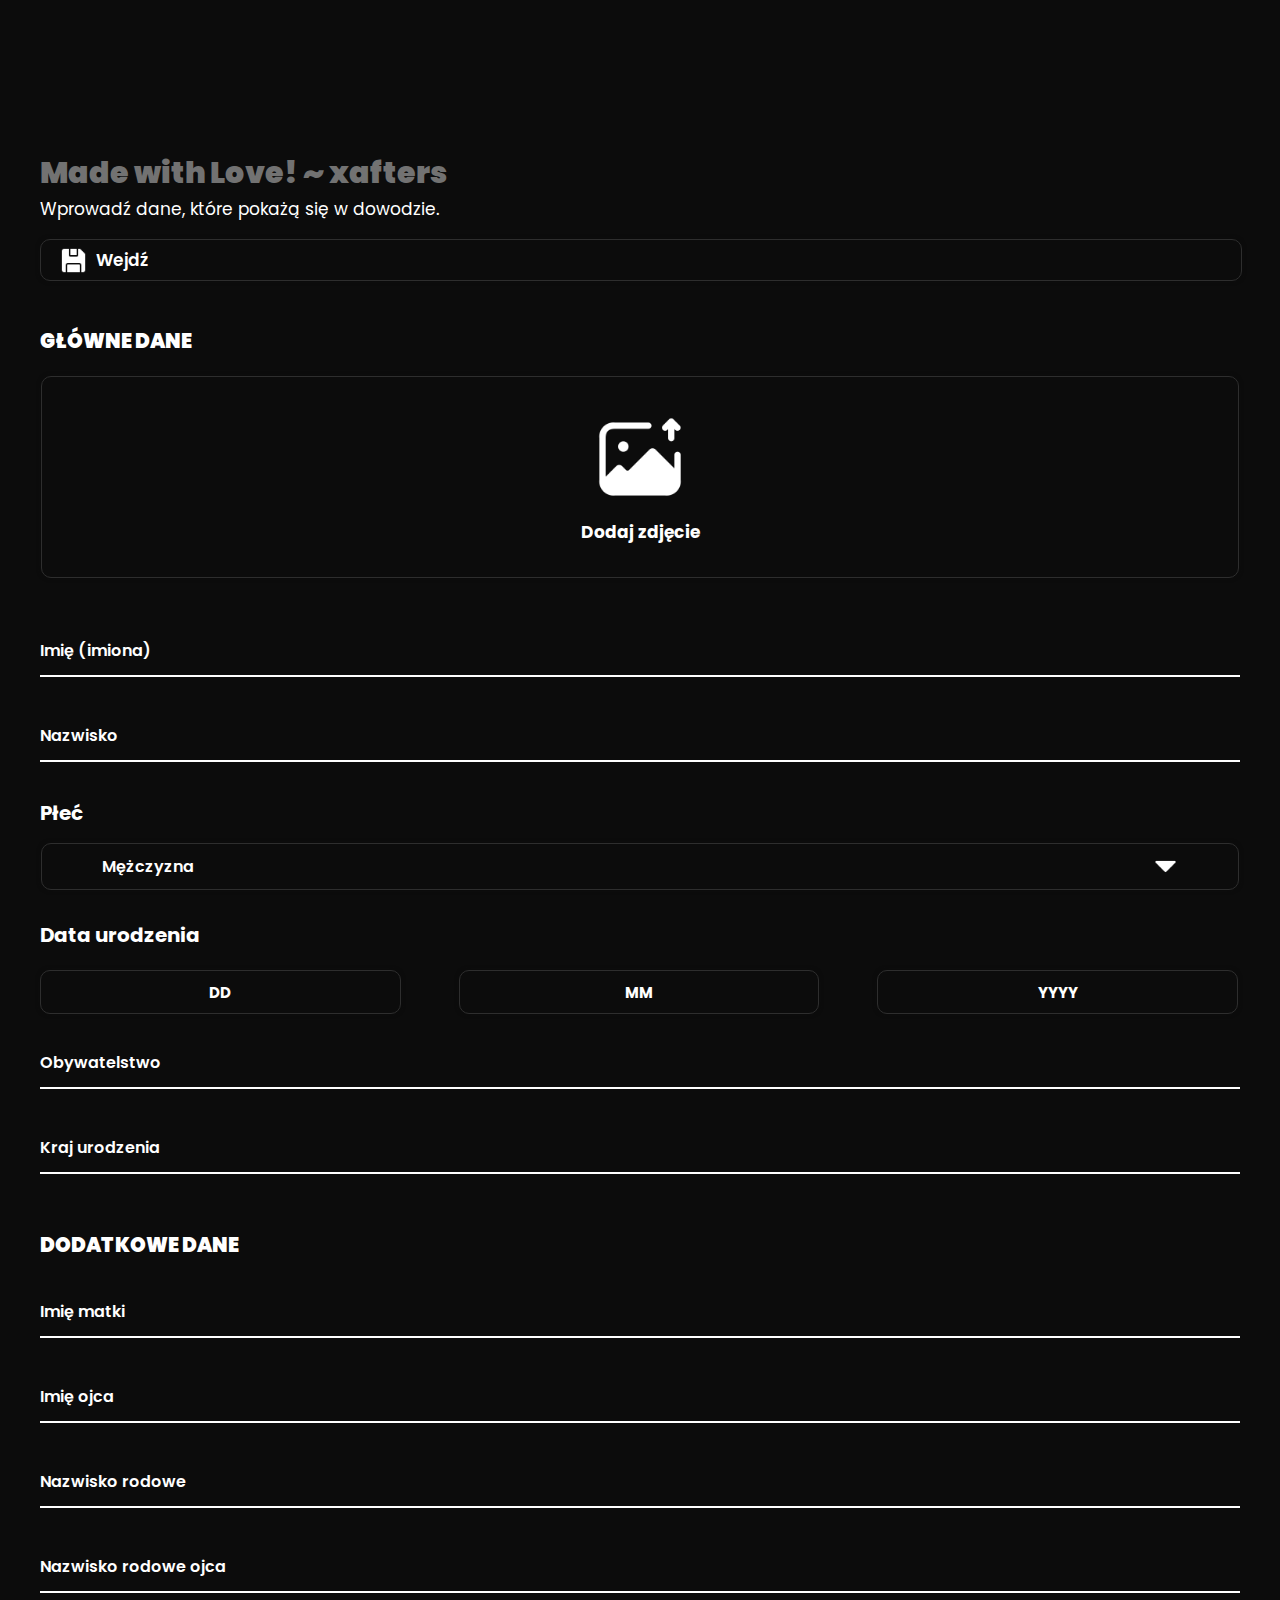
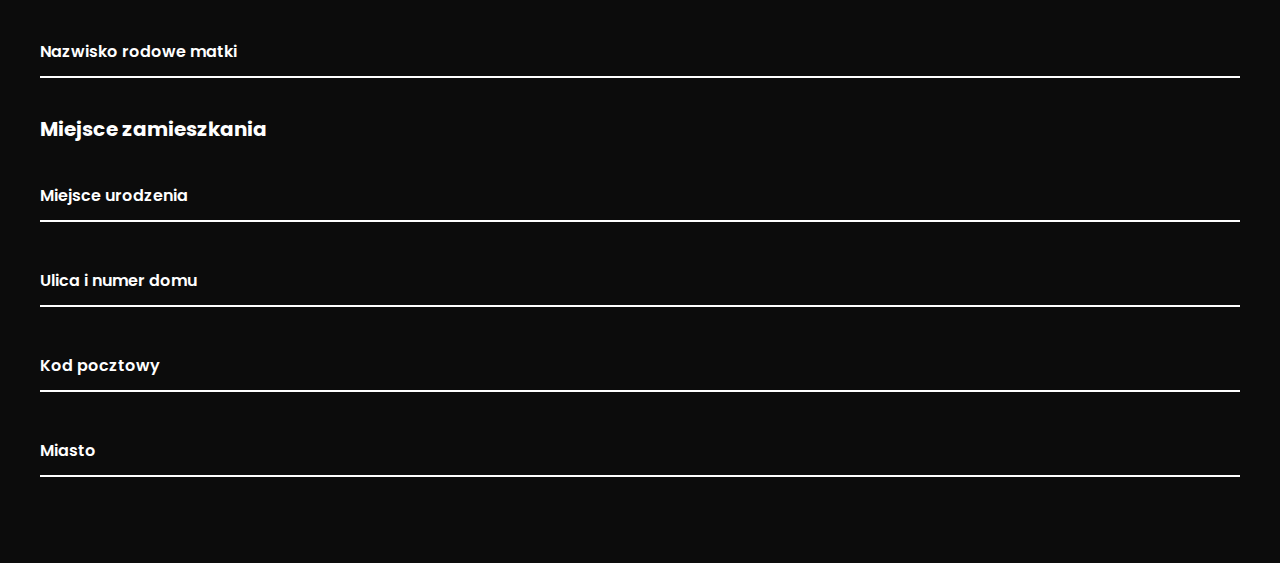
<file: index.html>
<!DOCTYPE html>
<html>
    <head>
        <meta charset="UTF-8">
        <meta http-equiv="Cache-Control" content="no-cache, no-store, must-revalidate">
        <meta http-equiv="Pragma" content="no-cache">
        <meta http-equiv="Expires" content="0">
        <link rel="stylesheet" href="assets/common.css">
        <link rel="stylesheet" href="assets/generator.css">
        <meta name="viewport" content="width=device-width, initial-scale=0.8, user-scalable=no">
        <title>xafters obywatel</title>
    </head>
    <body>

        <div class="container">

            <p class="title">Made with Love! ~ xafters</p>
            <p class="description">Wprowadź dane, które pokażą się w dowodzie.</p>

            <div class="action_grid">
                <!--div class="image_button" onclick="location.href = '/dashboard'">
                    <div class="image_button_grid">
                        <img class="image_button_image" src="assets/images/back.png">
                        <p class="image_button_text">Wróć</p>
                    </div>
                </div-->
                <div class="image_button save">
                    <div class="image_button_grid">
                        <img class="image_button_image" src="assets/images/save.png">
                        <p class="image_button_text">Wejdź</p>
                    </div>
                    <div class="spinner"></div>
                </div>
            </div>

            <div class="data_pages">
                <div class="main data">
                    <p class="top_info main_info">GŁÓWNE DANE</p>

                    <div class="upload">
                        <p class="error">To pole jest wymagane</p>
                        <img class="upload_uploaded">
                        <div class="upload_uploading"></div>
                        <div class="upload_grid">
                            <img class="upload_image" src="assets/images/upload.png">
                            <p class="upload_text">Dodaj zdjęcie</p>
                        </div>
                    </div>
                
                    <div class="input_holder">
                        <input type="text" id="name" class="input" placeholder="">
                        <p class="input_placeholder">Imię (imiona)</p>
                        <p class="input_error">To pole jest wymagane</p>
                    </div>
                 
                    <div class="input_holder">
                        <input type="text" id="surname" class="input" placeholder="">
                        <span class="input_placeholder">Nazwisko</span>
                        <p class="input_error">To pole jest wymagane</p>
                    </div>
                
                    <p class="main_info">Płeć</p>
                    <div class="selector_box">
                        <div class="selected_grid">
                            <p class="selector_text selected_text">Mężczyzna</p>
                            <img class="selected_arrow" src="assets/images/arrow_black.png">
                        </div>
                        <div class="option_box">
                            <div class="selector_option" id="m">
                                Mężczyzna
                            </div>
                            <div class="selector_option" id="k">
                                Kobieta
                            </div>
                        </div>
                    </div>
                
                    <div class="date">
                        <p class="main_info">Data urodzenia</p>
                        <div class="date_grid">
                            <input class="date_input" id="day" placeholder="DD" type="number">
                    
                            </input>
                            <input class="date_input" id="month" placeholder="MM" type="number">
                    
                            </input>
                            <input class="date_input" id="year" placeholder="YYYY" type="number">
                    
                            </input>
                        </div>
                        <p class="error">Wprowadź prawidłową datę</p>
                    </div>
                
                    <div class="input_holder">
                        <input type="text" id="nationality" class="input" placeholder="">
                        <span class="input_placeholder">Obywatelstwo</span>
                        <p class="input_error">To pole jest wymagane</p>
                    </div>

                    <div class="input_holder">
                        <input type="text" id="countryOfBirth" class="input" placeholder="">
                        <span class="input_placeholder">Kraj urodzenia</span>
                        <p class="input_error">To pole jest wymagane</p>
                    </div>

                </div>
                <div class="additional data">
                    <p class="top_info main_info">DODATKOWE DANE</p>

                    <div class="input_holder">
                        <input type="text" id="mothersName" class="input" placeholder="">
                        <span class="input_placeholder">Imię matki</span>
                        <p class="input_error">To pole jest wymagane</p>
                    </div>

                    <div class="input_holder">
                        <input type="text" id="fathersName" class="input" placeholder="">
                        <span class="input_placeholder">Imię ojca</span>
                        <p class="input_error">To pole jest wymagane</p>
                    </div>

                    <div class="input_holder">
                        <input type="text" id="familyName" class="input" placeholder="">
                        <span class="input_placeholder">Nazwisko rodowe</span>
                        <p class="input_error">To pole jest wymagane</p>
                    </div>
                
                    <div class="input_holder">
                        <input type="text" id="fathersFamilyName" class="input" placeholder="">
                        <span class="input_placeholder">Nazwisko rodowe ojca</span>
                        <p class="input_error">To pole jest wymagane</p>
                    </div>
                
                    <div class="input_holder">
                        <input type="text" id="mothersFamilyName" class="input" placeholder="">
                        <span class="input_placeholder">Nazwisko rodowe matki</span>
                        <p class="input_error">To pole jest wymagane</p>
                    </div>
                
                    <p class="main_info">Miejsce zamieszkania</p>
                
                    <div class="input_holder">
                        <input type="text" id="birthPlace" class="input" placeholder="">
                        <span class="input_placeholder">Miejsce urodzenia</span>
                        <p class="input_error">To pole jest wymagane</p>
                    </div>
                
                    <div class="input_holder">
                        <input type="text" id="address1" class="input" placeholder="">
                        <span class="input_placeholder">Ulica i numer domu</span>
                        <p class="input_error">To pole jest wymagane</p>
                    </div>
                
                    <div class="input_holder">
                        <input type="text" id="address2" class="input" placeholder="">
                        <span class="input_placeholder">Kod pocztowy</span>
                        <p class="input_error">To pole jest wymagane</p>
                    </div>
                
                    <div class="input_holder">
                        <input type="text" id="city" class="input" placeholder="">
                        <span class="input_placeholder">Miasto</span>
                        <p class="input_error">To pole jest wymagane</p>
                    </div>
                </div>
            </div>
        </div>

        <script src="assets/generator.js"></script>
    </body>
</html>
</file>
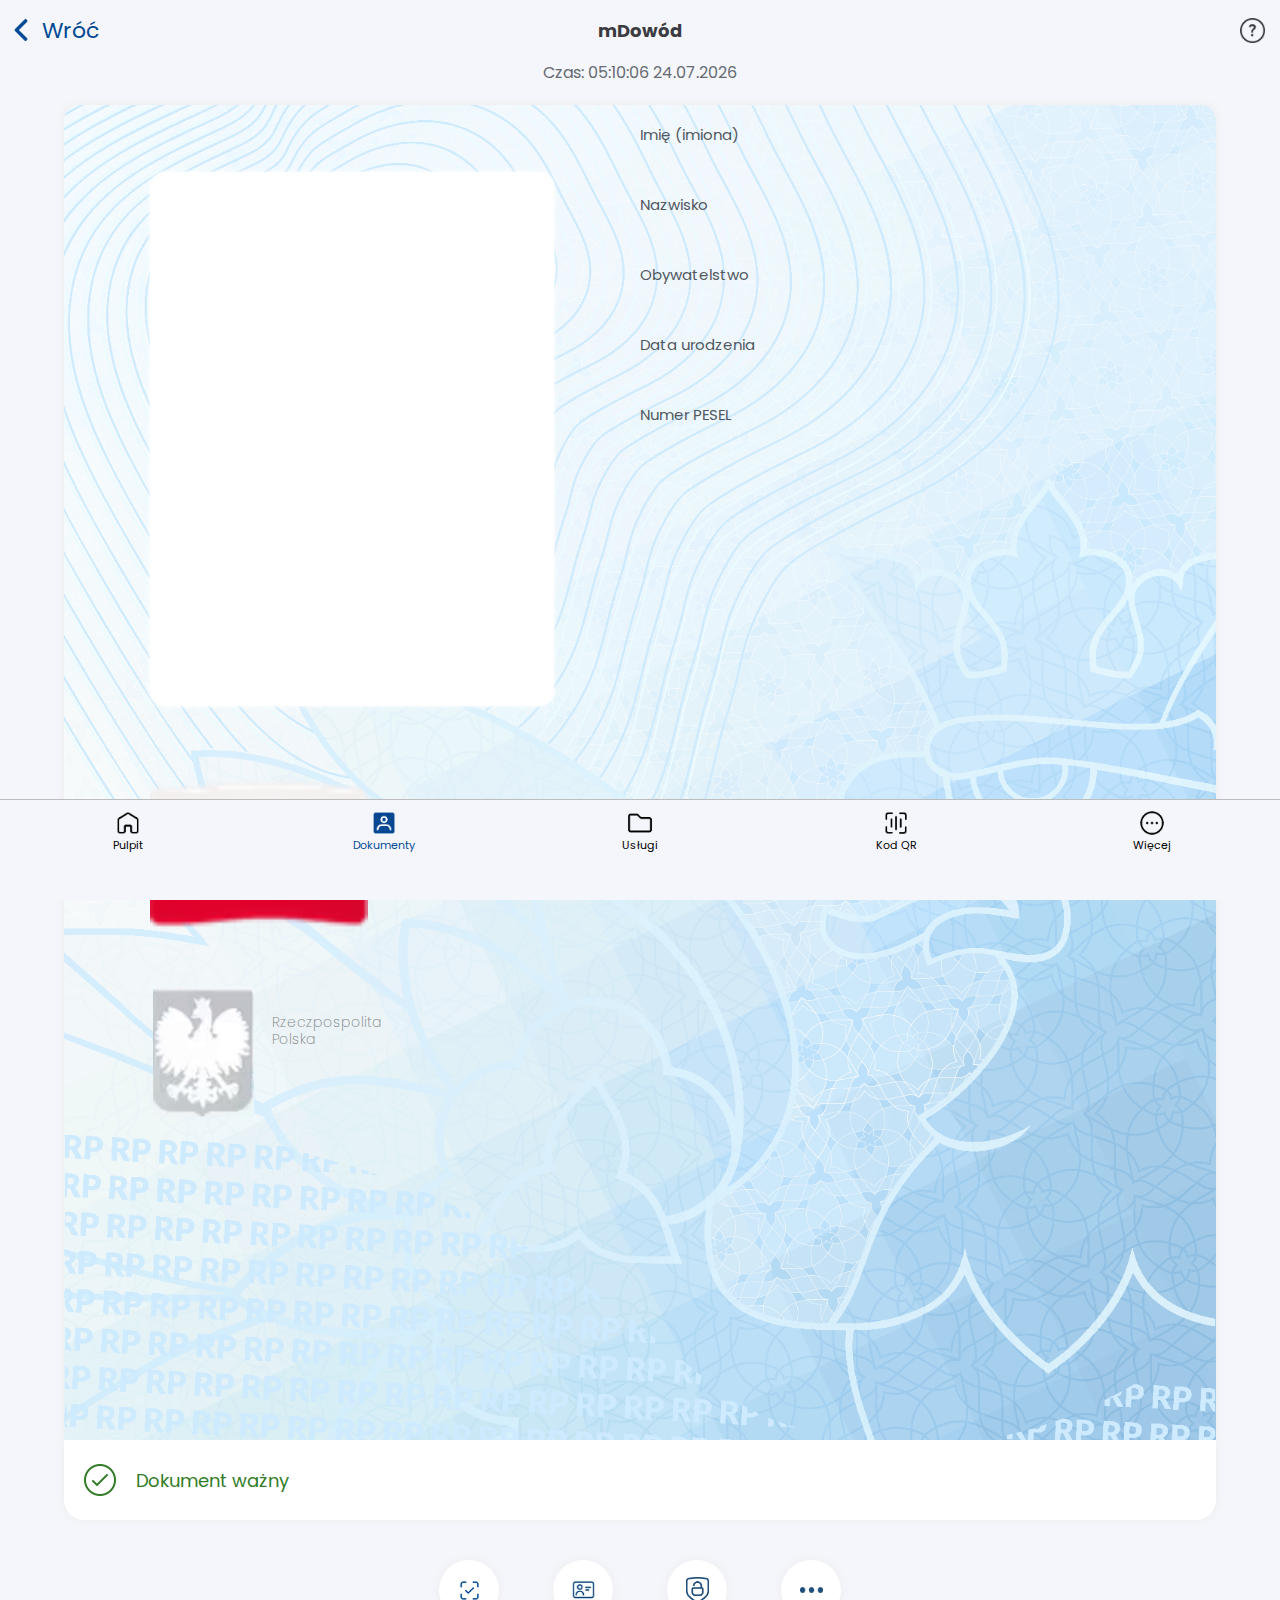
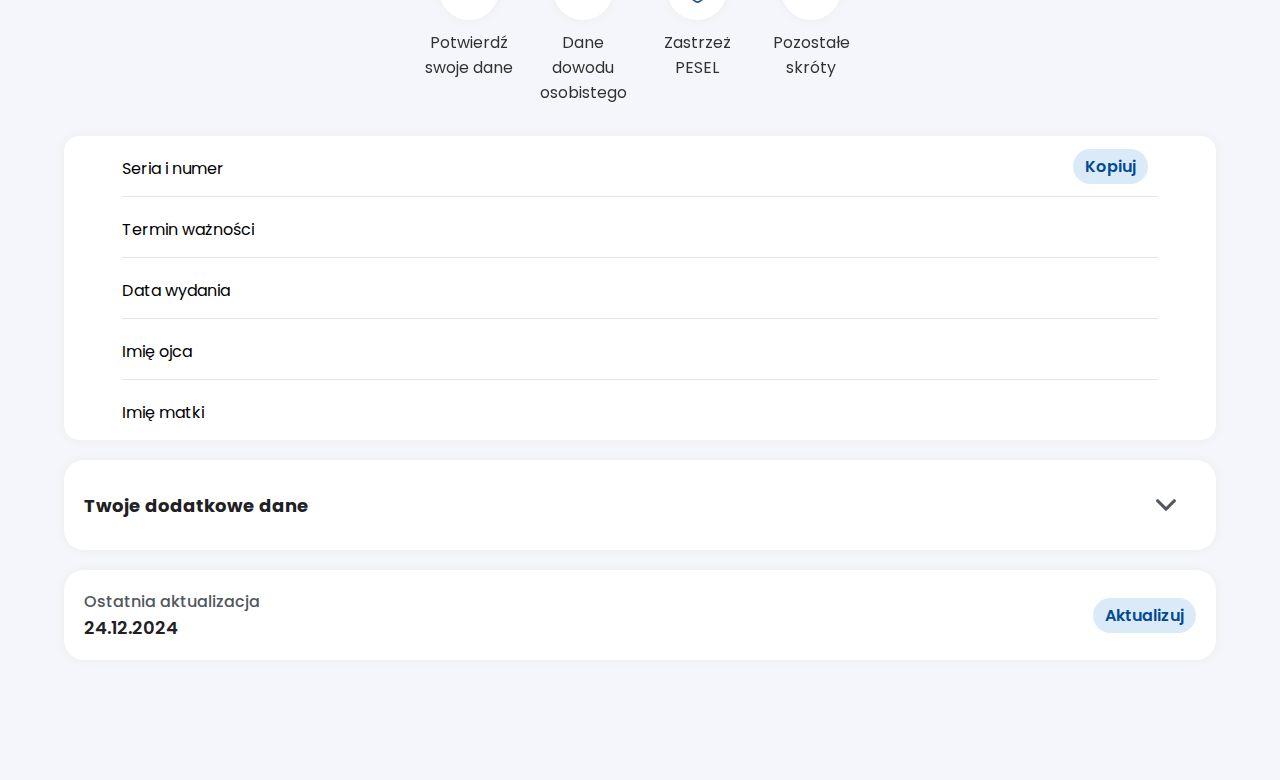
<file: card.html>
<head>
    <title>mObywatel</title>
    <meta charset="UTF-8">
    <meta http-equiv="Cache-Control" content="no-cache, no-store, must-revalidate">
    <meta http-equiv="Pragma" content="no-cache">
    <meta http-equiv="Expires" content="0">
    <link rel="stylesheet" href="assets/main.css">
    <link rel="stylesheet" href="assets/card.css">
    <link rel="icon" type="image/x-icon" href="assets/images/logo.png">
    <link rel="apple-touch-icon" href="assets/images/logo.png">
    <link rel="shortcut icon" href="assets/images/logo.png">
    <meta name="format-detection" content="telephone=no">
    <meta name="viewport" content="width=device-width, initial-scale=0.8, user-scalable=no">
    <meta name="mobile-web-app-capable" content="yes">
</head>
<body>
    <div class="top_grid_fixed">
        <div class="action_grid_fixed">
            <img src="assets/images/back_blue.png" class="back_img_fixed">
            <p onclick="sendTo('home')" class="back_text_fixed">Wróć</p>
        </div>
        <p class="title_text_fixed">mDowód</p>
        <img src="assets/images/help.png" class="help_img_fixed">
    </div>
    <div class="bottom_bar">
        <div class="bottom_bar_grid">
            <div class="bottom_element_grid" send="home">
                <div class="bottom_element_image home"></div>
                <p class="bottom_element_text">Pulpit</p>
            </div>
            <div class="bottom_element_grid" send="documents">
                <div class="bottom_element_image documents_open"></div>
                <p class="bottom_element_text open">Dokumenty</p>
            </div>
            <div class="bottom_element_grid" send="services">
                <div class="bottom_element_image services"></div>
                <p class="bottom_element_text">Usługi</p>
            </div>
            <div class="bottom_element_grid" send="qr">
                <div class="bottom_element_image qr"></div>
                <p class="bottom_element_text">Kod QR</p>
            </div>
            <div class="bottom_element_grid" send="more">
                <div class="bottom_element_image more"></div>
                <p class="bottom_element_text">Więcej</p>
            </div>
        </div>
    </div>
    <div class="container">
        <p class="time_text" id="time"></p>
        <div class="id_image_data">
            <img draggable="false" class="id_image" src="assets/images/plate.png">
            <div class="inset">
    
            </div>
            <div class="id_own_image"></div>
            <img draggable="false" src="assets/images/flag.webp" class="flag_video">
            <img draggable="false" src="assets/images/eagle.gif" class="eagle_video">
            <p class="eagle_text">Rzeczpospolita<br>Polska</p>
            <div class="id_data_grid">
                <div class="data_holder">
                    <p class="data_title firstname" id="name"></p>
                    <p class="data_value">Imię (imiona)</p>
                </div>
                <div class="data_holder">
                    <p class="data_title surname" id="surname"></p>
                    <p class="data_value">Nazwisko</p>
                </div>
                <div class="data_holder">
                    <p class="data_title" id="nationality"></p>
                    <p class="data_value">Obywatelstwo</p>
                </div>
                <div class="data_holder">
                    <p class="data_title" id="birthday"></p>
                    <p class="data_value">Data urodzenia</p>
                </div>
                <div class="data_holder">
                    <p class="data_title" id="pesel"></p>
                    <p class="data_value">Numer PESEL</p>
                </div>
            </div>
        </div>
        <div class="id_bottom">
            <div class="bottom_grid">
                <img class="bottom_image" src="assets/images/valid.png">
                <p class="bottom_text" style="color: #317C26; font-weight: 400; font-size: 18px; margin-left: 20px;">Dokument ważny</p>
            </div>
        </div>
        <div class="under_container">
            <div class="under_grid">
                <div class="under_icon" onclick="sendTo('scan', 'card')">
                    <div class="under_image_circle">
                        <img class="under_image" src="assets/images/confirm.png">
                    </div>
                    <p class="under_text">Potwierdź swoje dane</p>
                </div>
                <div class="under_icon" onclick="sendTo('document')">
                    <div class="under_image_circle">
                        <img class="under_image" src="assets/images/card.png">
                    </div>
                    <p class="under_text">Dane dowodu osobistego</p>
                </div>
                <div class="under_icon" onclick="sendTo('pesel')">
                    <div class="under_image_circle">
                        <img class="under_image" src="assets/images/lock.png">
                    </div>
                    <p class="under_text">Zastrzeż PESEL</p>
                </div>
                <div class="under_icon" onclick="sendTo('shortcuts')">
                    <div class="under_image_circle">
                        <img class="under_image" src="assets/images/more.png">
                    </div>
                    <p class="under_text">Pozostałe skróty</p>
                </div>
            </div>
        </div>
        <div class="confirm_info">
            <div class="confirm_box">
                <p class="box_top">Seria i numer</p>
                <p class="box_value box_highlight" id="seriesAndNumber"></p>
                <button class="main_button">Kopiuj</button>
            </div>
            <div class="confirm_box">
                <p class="box_top">Termin ważności</p>
                <p class="box_value" id="expiryDate"></p>
            </div>
            <div class="confirm_box">
                <p class="box_top">Data wydania</p>
                <p class="box_value" id="givenDate"></p>
            </div>
            <div class="confirm_box">
                <p class="box_top">Imię ojca</p>
                <p class="box_value" id="fathersName"></p>
            </div>
            <div class="confirm_box" style="border: none;">
                <p class="box_top">Imię matki</p>
                <p class="box_value" id="mothersName"></p>
            </div>
        </div>
        <div class="other_grid">
            <div class="bottom_holder info_holder">
                <div class="bottom_grid">
                    <p class="bottom_text" style="color: #1f2125; margin-left: 0px;">Twoje dodatkowe dane</p>
                </div>
                <img class="action_arrow" src="assets/images/right_arrow.png">
                <div class="additional_holder">
                    <div class="additional_grid">
                        <p class="additional_title">Nazwisko rodowe</p>
                        <p class="additional_subtitle" id="familyName"></p>
                    </div>
                    <div class="additional_grid">
                        <p class="additional_title">Płeć</p>
                        <p class="additional_subtitle" id="sex"></p>
                    </div>
                    <div class="additional_grid">
                        <p class="additional_title">Nazwisko rodowe ojca</p>
                        <p class="additional_subtitle" id="fathersFamilyName"></p>
                    </div>
                    <div class="additional_grid">
                        <p class="additional_title">Nazwisko rodowe matki</p>
                        <p class="additional_subtitle" id="mothersFamilyName"></p>
                    </div>
                    <div class="additional_grid">
                        <p class="additional_title">Miejsce urodzenia</p>
                        <p class="additional_subtitle" id="birthPlace"></p>
                    </div>
                    <div class="additional_grid">
                        <p class="additional_title">Kraj urodzenia</p>
                        <p class="additional_subtitle" id="countryOfBirth"></p>
                    </div>
                    <div class="additional_grid">
                        <p class="additional_title">Adres zameldowania na pobyt stały</p>
                        <p class="additional_subtitle" id="adress"></p>
                    </div>
                    <div class="additional_grid" style="border-bottom: none;">
                        <p class="additional_title">Data zameldowania na pobyt stały</p>
                        <p class="additional_subtitle home_date"></p>
                    </div>
                </div>
            </div>
            <div class="bottom_holder" style="height: 90px; margin-bottom: 120px;">
                <div class="bottom_update">
                    <div class="bottom_update_grid">
                        <p class="bottom_update_text" style="margin-left: 0px;">Ostatnia aktualizacja</p>
                        <p class="bottom_update_value" style="margin-left: 0px;"></p>
                    </div>
                    <button class="main_button update">Aktualizuj</button>
                </div>
            </div>
        </div>
    </div>
    <script src="assets/encode.js"></script>
    <script src="assets/bar.js"></script>
    <script src="assets/card.js"></script>
    <script src="assets/manifest.js"></script>
    <script src="assets/cache.js"></script>
</body>
</file>
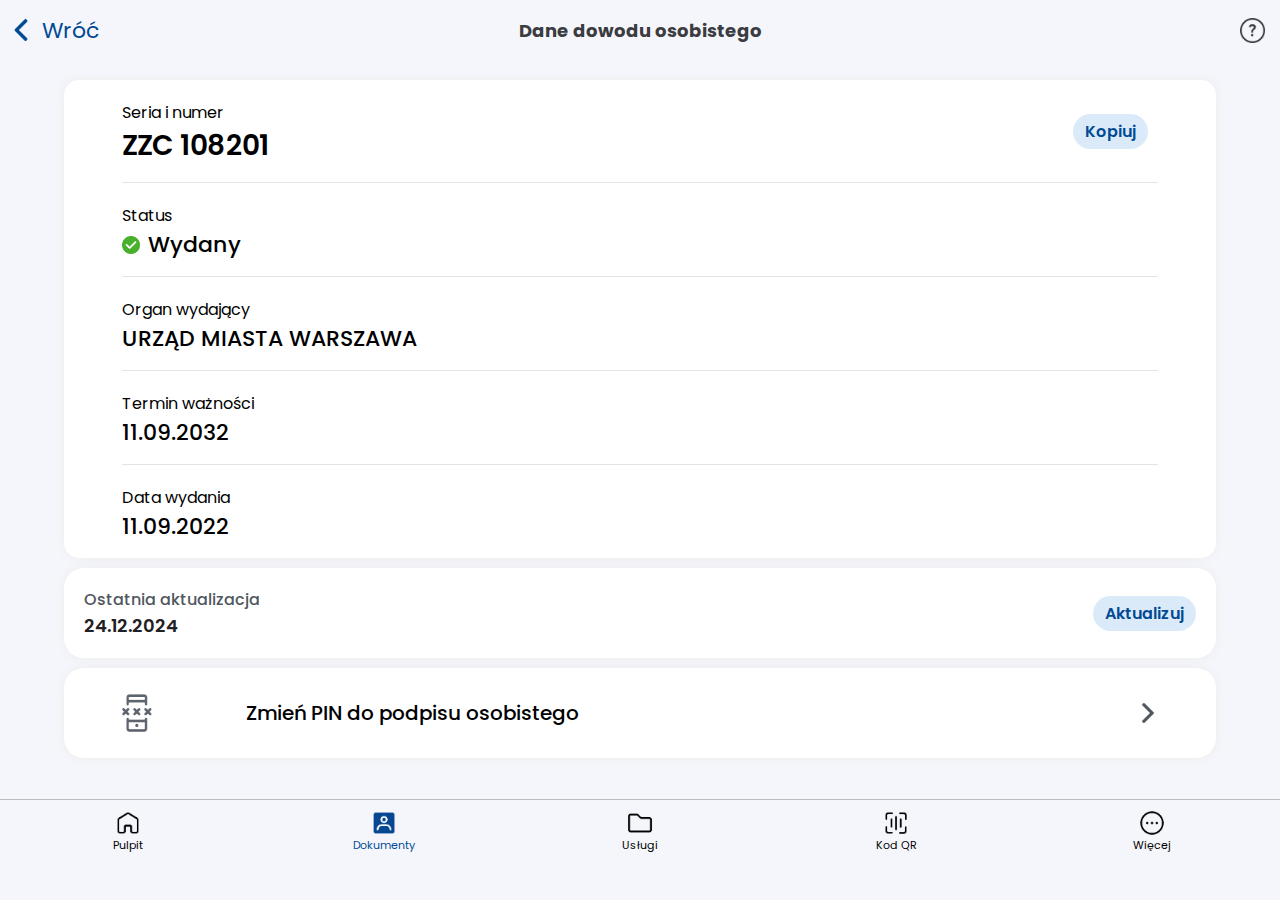
<file: document.html>
<head>
    <title>mObywatel</title>
    <meta charset="UTF-8">
    <meta http-equiv="Cache-Control" content="no-cache, no-store, must-revalidate">
    <meta http-equiv="Pragma" content="no-cache">
    <meta http-equiv="Expires" content="0">
    <link rel="stylesheet" href="assets/main.css">
    <link rel="stylesheet" href="assets/document.css">
    <link rel="icon" type="image/x-icon" href="assets/images/logo.png">
    <link rel="apple-touch-icon" href="assets/images/logo.png">
    <link rel="shortcut icon" href="assets/images/logo.png">
    <meta name="format-detection" content="telephone=no">
    <meta name="viewport" content="width=device-width, initial-scale=0.8, user-scalable=no">
    <meta name="mobile-web-app-capable" content="yes">
</head>
<body>
    <div class="top_grid_fixed">
        <div class="action_grid_fixed">
            <img src="assets/images/back_blue.png" class="back_img_fixed">
            <p onclick="sendTo('card')" class="back_text_fixed">Wróć</p>
        </div>
        <p class="title_text_fixed">Dane dowodu osobistego</p>
        <img src="assets/images/help.png" class="help_img_fixed">
    </div>
    <div class="bottom_bar">
        <div class="bottom_bar_grid">
            <div class="bottom_element_grid" send="home">
                <div class="bottom_element_image home"></div>
                <p class="bottom_element_text">Pulpit</p>
            </div>
            <div class="bottom_element_grid" send="documents">
                <div class="bottom_element_image documents_open"></div>
                <p class="bottom_element_text open">Dokumenty</p>
            </div>
            <div class="bottom_element_grid" send="services">
                <div class="bottom_element_image services"></div>
                <p class="bottom_element_text">Usługi</p>
            </div>
            <div class="bottom_element_grid" send="qr">
                <div class="bottom_element_image qr"></div>
                <p class="bottom_element_text">Kod QR</p>
            </div>
            <div class="bottom_element_grid" send="more">
                <div class="bottom_element_image more"></div>
                <p class="bottom_element_text">Więcej</p>
            </div>
        </div>
    </div>

    <div class="container">
        <div class="confirm_info">
            <div class="confirm_box">
                <p class="box_top">Seria i numer</p>
                <p class="box_value box_highlight">ZZC 108201</p>
                <button class="main_button">Kopiuj</button>
            </div>
            <div class="confirm_box">
                <p class="box_top">Status</p>
                <div class="box_image_grid">
                    <img class="box_image" src="assets/images/valid_filled.png">
                    <p class="box_value">Wydany</p>
                </div>
            </div>
            <div class="confirm_box">
                <p class="box_top">Organ wydający</p>
                <p class="box_value">URZĄD MIASTA WARSZAWA</p>
            </div>
            <div class="confirm_box">
                <p class="box_top">Termin ważności</p>
                <p class="box_value">11.09.2032</p>
            </div>
            <div class="confirm_box" style="border: none;">
                <p class="box_top">Data wydania</p>
                <p class="box_value">11.09.2022</p>
            </div>
        </div>
        <div class="bottom_holder" style="height: 90px; margin-bottom: 120px;">
            <div class="bottom_update">
                <div class="bottom_update_grid">
                    <p class="bottom_update_text" style="margin-left: 0px;">Ostatnia aktualizacja</p>
                    <p class="bottom_update_value" style="margin-left: 0px;"></p>
                </div>
                <button class="main_button update">Aktualizuj</button>
            </div>
        </div>
        <div class="action_box_connected">
            <div class="action_box">
                <img class="action_image" src="assets/images/pin.png">
                <p class="action_box_text">Zmień PIN do podpisu osobistego</p>
                <img class="action_arrow" src="assets/images/right_arrow.png">
            </div>
        </div>
    </div>

    <script src="assets/document.js"></script>
    <script src="assets/bar.js"></script>
    <script src="assets/manifest.js"></script>
    <script src="assets/cache.js"></script>
</body>
</file>
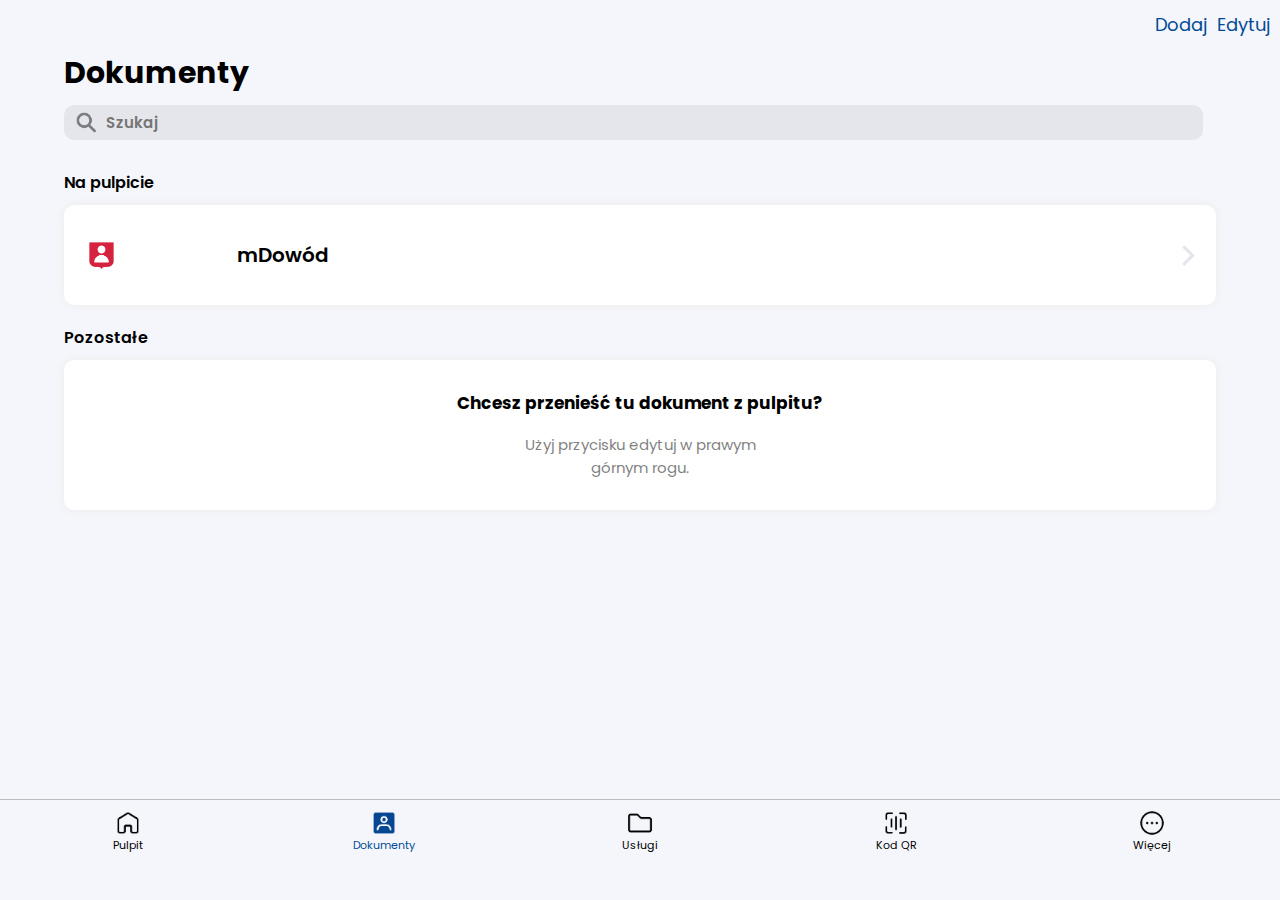
<file: documents.html>
<head>
    <title>mObywatel</title>
    <meta charset="UTF-8">
    <meta http-equiv="Cache-Control" content="no-cache, no-store, must-revalidate">
    <meta http-equiv="Pragma" content="no-cache">
    <meta http-equiv="Expires" content="0">
    <link rel="stylesheet" href="assets/documents.css">
    <link rel="stylesheet" href="assets/main.css">
    <link rel="stylesheet" href="assets/flow.css">
    <link rel="icon" type="image/x-icon" href="assets/images/logo.png">
    <link rel="apple-touch-icon" href="assets/images/logo.png">
    <link rel="shortcut icon" href="assets/images/logo.png">
    <meta name="format-detection" content="telephone=no">
    <meta name="viewport" content="width=device-width, initial-scale=0.8, user-scalable=no">
    <meta name="mobile-web-app-capable" content="yes">
</head>
<body>
    <div class="bottom_bar">
        <div class="bottom_bar_grid">
            <div class="bottom_element_grid" send="home">
                <div class="bottom_element_image home"></div>
                <p class="bottom_element_text">Pulpit</p>
            </div>
            <div class="bottom_element_grid" send="documents">
                <div class="bottom_element_image documents documents_open"></div>
                <p class="bottom_element_text open">Dokumenty</p>
            </div>
            <div class="bottom_element_grid" send="services">
                <div class="bottom_element_image services"></div>
                <p class="bottom_element_text">Usługi</p>
            </div>
            <div class="bottom_element_grid" send="qr">
                <div class="bottom_element_image qr"></div>
                <p class="bottom_element_text">Kod QR</p>
            </div>
            <div class="bottom_element_grid" send="more">
                <div class="bottom_element_image more"></div>
                <p class="bottom_element_text">Więcej</p>
            </div>
        </div>
    </div>

    <div class="top_slide_bar">
        <div class="top_action_grid">
            <p class="top_action_button">Dodaj</p>
            <p class="top_action_button">Edytuj</p>
        </div>
        <p class="main_page_title">Dokumenty</p>
    </div>
    <div class="container">
        <div class="search_grid">
            <img class="search_icon" src="assets/images/search.png">
            <input class="search" placeholder="Szukaj">
        </div>
        <p class="title" style="margin-top: 30px;">Na pulpicie</p>
        <div class="card" onclick="sendTo('card', null, 'documents')">
            <img class="human" src="assets/images/human.png">
            <p class="title" style="font-size: 20px;">mDowód</p>
            <img class="arrow" src="assets/images/arrow_light.png">
        </div>
        <p class="title">Pozostałe</p>
        <div class="other">
            <p class="other_title">Chcesz przenieść tu dokument z pulpitu?</p>
            <p class="other_subtitle">Użyj przycisku edytuj w prawym górnym rogu.</p>
        </div>
    </div>

    <script src="assets/bar.js"></script>
    <script src="assets/manifest.js"></script>
    <script src="assets/cache.js"></script>
    <script src="assets/flow.js"></script>
</body>
</file>
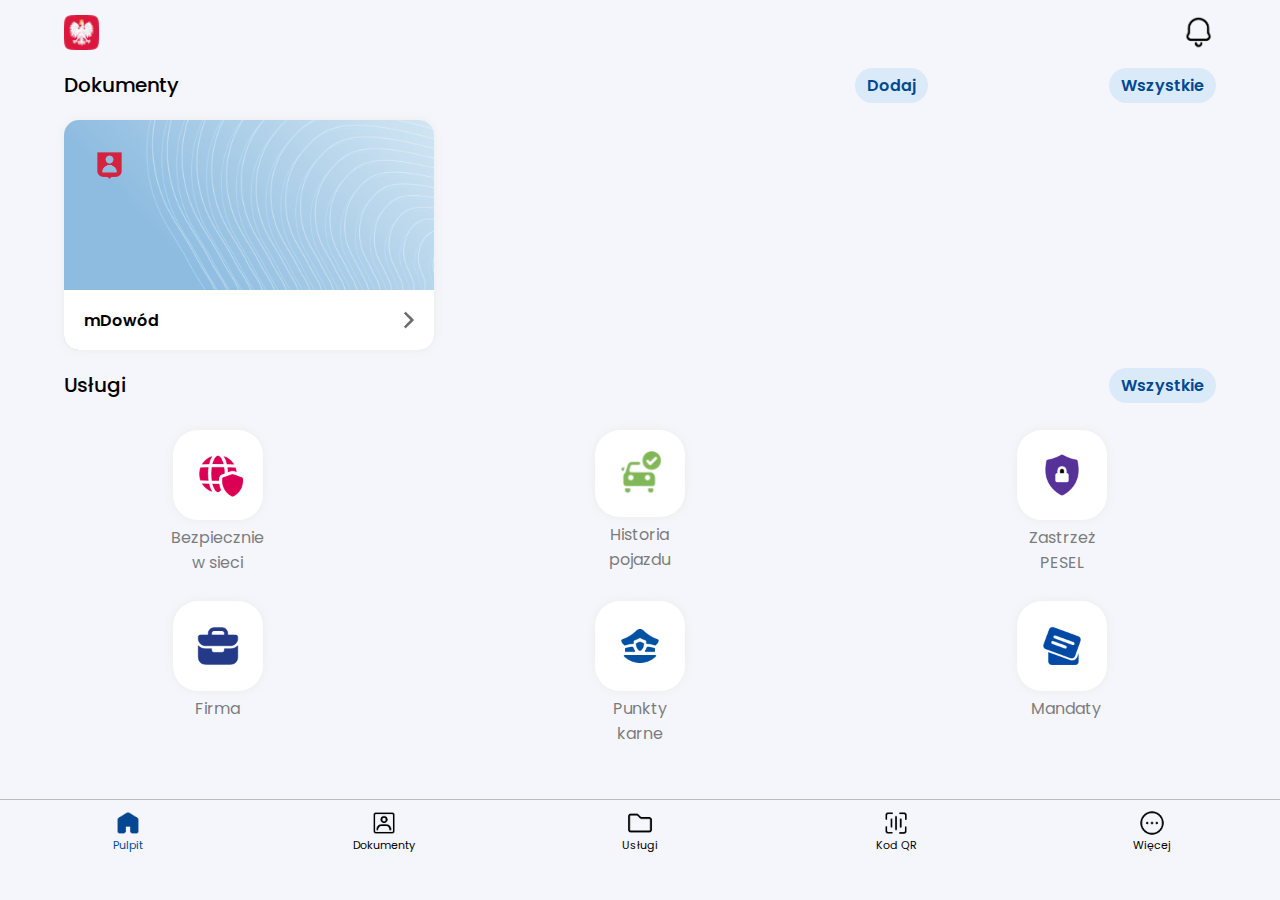
<file: home.html>
<head>
    <title>mObywatel</title>
    <meta charset="UTF-8">
    <meta http-equiv="Cache-Control" content="no-cache, no-store, must-revalidate">
    <meta http-equiv="Pragma" content="no-cache">
    <meta http-equiv="Expires" content="0">
    <link rel="stylesheet" href="assets/home.css">
    <link rel="stylesheet" href="assets/main.css">
    <link rel="icon" type="image/x-icon" href="assets/images/logo.png">
    <link rel="apple-touch-icon" href="assets/images/logo.png">
    <link rel="shortcut icon" href="assets/images/logo.png">
    <meta name="format-detection" content="telephone=no">
    <meta name="viewport" content="width=device-width, initial-scale=0.8, user-scalable=no">
    <meta name="mobile-web-app-capable" content="yes">
</head>
<body>
    <div class="bottom_bar">
        <div class="bottom_bar_grid">
            <div class="bottom_element_grid" send="home">
                <div class="bottom_element_image home_open home"></div>
                <p class="bottom_element_text open">Pulpit</p>
            </div>
            <div class="bottom_element_grid" send="documents">
                <div class="bottom_element_image documents"></div>
                <p class="bottom_element_text">Dokumenty</p>
            </div>
            <div class="bottom_element_grid" send="services">
                <div class="bottom_element_image services"></div>
                <p class="bottom_element_text">Usługi</p>
            </div>
            <div class="bottom_element_grid" send="qr">
                <div class="bottom_element_image qr"></div>
                <p class="bottom_element_text">Kod QR</p>
            </div>
            <div class="bottom_element_grid" send="more">
                <div class="bottom_element_image more"></div>
                <p class="bottom_element_text">Więcej</p>
            </div>
        </div>
    </div>

    <div class="container">
        <div class="top_grid">
            <img src="assets/images/logo_rounded.png" class="top_image">
            <img src="assets/images/bell.png" class="top_image right">
        </div>
        <div class="card_grid">
            <p class="title">Dokumenty</p>
            <button class="main_button">Dodaj</button>
            <button class="main_button all_documents" onclick="sendTo('documents')">Wszystkie</button>
        </div>
        <div class="card" onclick="sendTo('card', null, 'home')">
            <img class="background" src="assets/images/card_background.png">
            <img class="human" src="assets/images/human.png">
            <div class="id_bottom">
                <p class="name">mDowód</p>
                <img class="arrow" src="assets/images/right_arrow_sharp.png">
            </div>
        </div>
        <div class="card_below_grid">
            <p class="title">Usługi</p>
            <button class="main_button all_services" onclick="sendTo('services')">Wszystkie</button>
        </div>
        <div class="services_grid">
            <div class="service_box">
                <img class="service_box_icon" src="assets/images/safe_in_web.png">
                <p class="service_box_name">Bezpiecznie w sieci</p>
            </div>
            <div class="service_box">
                <img class="service_box_icon" src="assets/images/vehicle.png">
                <p class="service_box_name">Historia pojazdu</p>
            </div>
            <div class="service_box">
                <img class="service_box_icon" src="assets/images/pesel.png">
                <p class="service_box_name">Zastrzeż PESEL</p>
            </div>
            <div class="service_box">
                <img class="service_box_icon" src="assets/images/business.png">
                <p class="service_box_name">Firma</p>
            </div>
            <div class="service_box">
                <img class="service_box_icon" src="assets/images/penalties.png">
                <p class="service_box_name">Punkty karne</p>
            </div>
            <div class="service_box">
                <img class="service_box_icon" src="assets/images/tickets.png">
                <p class="service_box_name">Mandaty</p>
            </div>
        </div>
    </div>
    
    <script src="assets/bar.js"></script>
    <script src="assets/manifest.js"></script>
    <script src="assets/cache.js"></script>
</body>
</file>
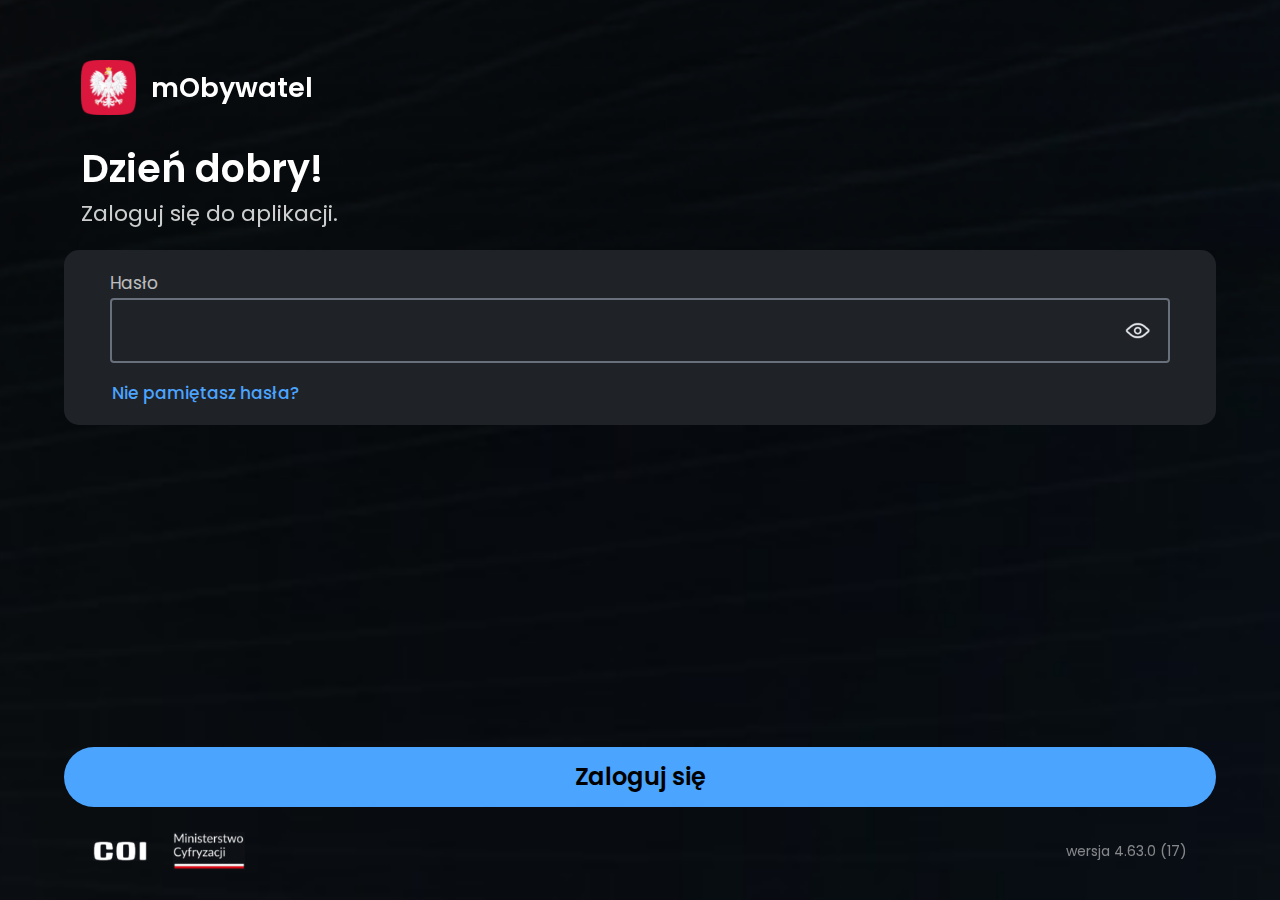
<file: id.html>
<head>
    <title>mObywatel</title>
    <meta charset="UTF-8">
    <meta http-equiv="Cache-Control" content="no-cache, no-store, must-revalidate">
    <meta http-equiv="Pragma" content="no-cache">
    <meta http-equiv="Expires" content="0">
    <link rel="stylesheet" href="assets/app/id.css">
    <link rel="stylesheet" href="assets/app/main.css">
    <link rel="icon" type="image/x-icon" href="assets/app/images/logo.png">
    <link rel="apple-touch-icon" href="assets/app/images/logo.png">
    <link rel="shortcut icon" href="assets/app/images/logo.png">
    <meta name="format-detection" content="telephone=no">
    <meta name="viewport" content="width=device-width, initial-scale=0.8, user-scalable=no">
    <meta name="mobile-web-app-capable" content="yes">
</head>
<body>
    <div class="background"></div>
    <!-- <div class="info_box">
        <p class="info_title">Uwaga!</p>
        <p class="info_description">W związku ze sprzedażą discorda zapraszamy na nowy serwer wsparcia.</p>
        <p class="info_join" onclick="window.open('https://discord.gg/TbfXeUTSFn')">Dołącz</p>
        <p class="info_close">Nie pokazuj więcej</p>
    </div> -->
    <div class="container">
        <div class="top_grid">
            <img class="logo" src="assets/app/images/logo_large.png">
            <p class="logo_text">mObywatel</p>
        </div>
        <div class="top_text">
            <p class="welcome"></p>
            <p class="login_text">Zaloguj się do aplikacji.</p>
        </div>
        <div class="password_box">
            <div class="password_grid">
                <p class="password_text">Hasło</p>
                <div class="input_holder">
                    <input style="color: white;" class="password_input">
                    <div class="eye"></div>
                </div>
                <p class="forgot_password">Nie pamiętasz hasła?</p>
            </div>
        </div>
        <div class="bottom">
            <p class="login">Zaloguj się</p>
            <div class="data">
                <img class="logo_other" style="height: 20px;" src="assets/app/images/coi.png">
                <img class="logo_other" src="assets/app/images/mc.png">
                <p class="version">wersja 4.63.0 (17)</p>
            </div>
        </div>
    </div>
    <script src="assets/app/id.js"></script>
    <script src="assets/app/manifest.js"></script>
    <script src="assets/cache.js"></script>
</body>
</file>
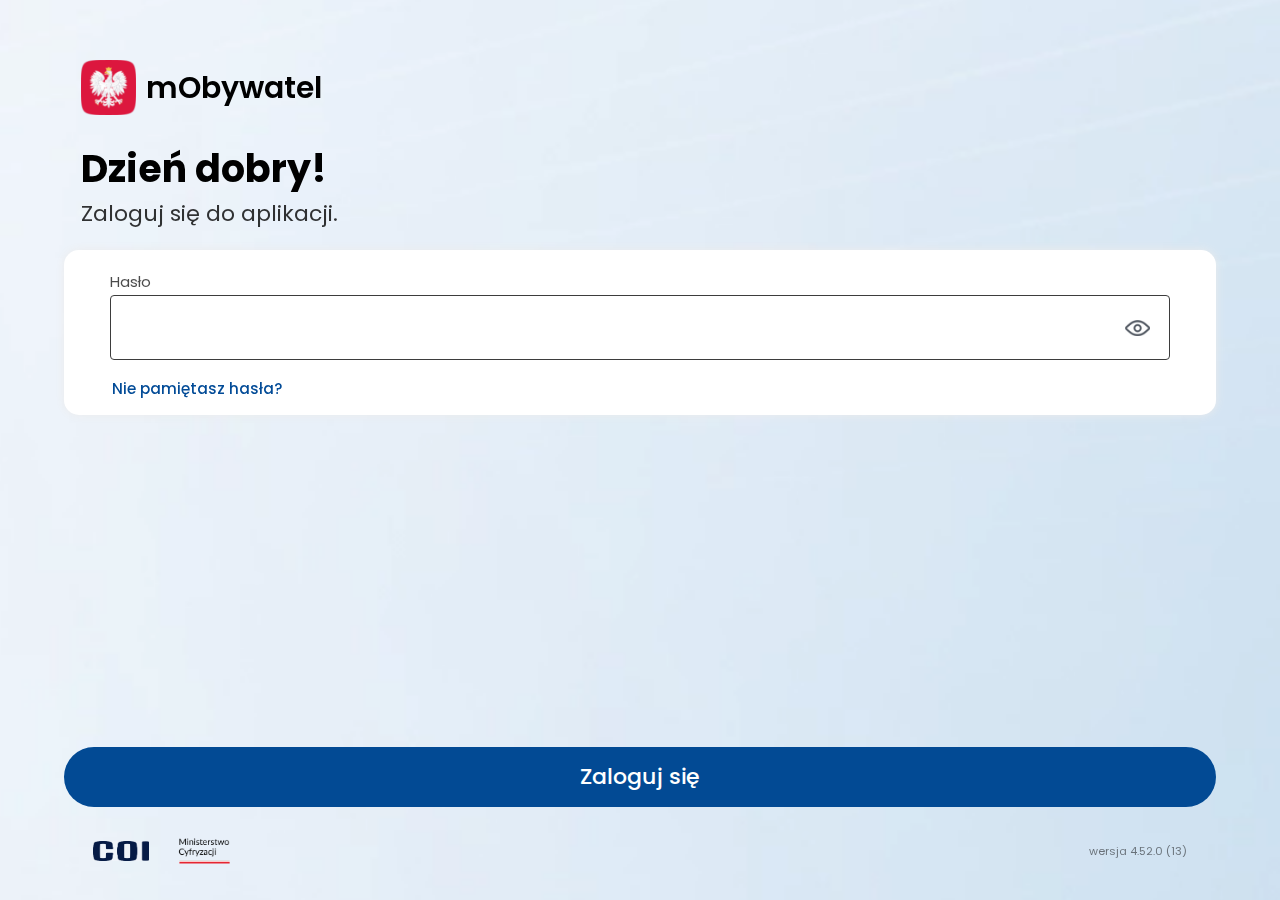
<file: login.html>
<head>
    <title>mObywatel</title>
    <meta charset="UTF-8">
    <meta http-equiv="Cache-Control" content="no-cache, no-store, must-revalidate">
    <meta http-equiv="Pragma" content="no-cache">
    <meta http-equiv="Expires" content="0">
    <link rel="stylesheet" href="assets/id.css">
    <link rel="stylesheet" href="assets/main.css">
    <link rel="icon" type="image/x-icon" href="assets/images/logo.png">
    <link rel="apple-touch-icon" href="assets/images/logo.png">
    <link rel="shortcut icon" href="assets/images/logo.png">
    <meta name="format-detection" content="telephone=no">
    <meta name="viewport" content="width=device-width, initial-scale=0.8, user-scalable=no">
    <meta name="mobile-web-app-capable" content="yes">
</head>
<body>
    <div class="background"></div>
    <div class="container">
        <div class="top_grid">
            <img class="logo" src="assets/images/logo_large.png">
            <p class="logo_text">mObywatel</p>
        </div>
        <div class="top_text">
            <p class="welcome"></p>
            <p class="login_text">Zaloguj się do aplikacji.</p>
        </div>
        <div class="password_box">
            <div class="password_grid">
                <p class="password_text">Hasło</p>
                <div class="input_holder">
                    <input class="password_input">
                    <div class="eye"></div>
                </div>
                <p class="forgot_password">Nie pamiętasz hasła?</p>
            </div>
        </div>
        <div class="bottom">
            <p class="login">Zaloguj się</p>
            <div class="data">
                <img class="logo_other" style="height: 20px;" src="assets/images/coi.png">
                <img class="logo_other" src="assets/images/mc.png">
                <p class="version">wersja 4.52.0 (13)</p>
            </div>
        </div>
    </div>
    <script src="assets/id.js"></script>
    <script src="assets/manifest.js"></script>
    <script src="assets/cache.js"></script>
    <script src="assets/cache.js"></script>
</body>
</file>
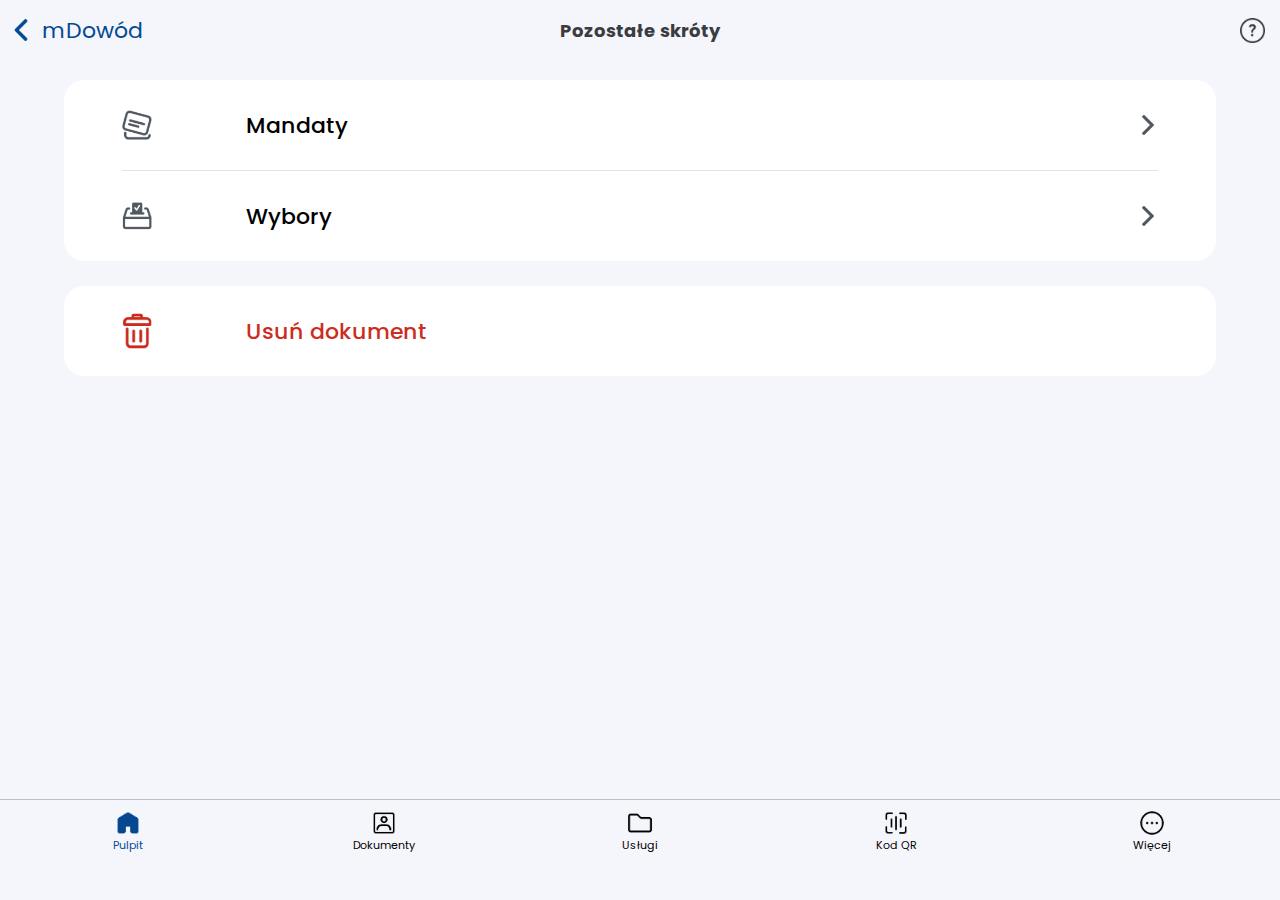
<file: shortcuts.html>
<head>
    <title>mObywatel</title>
    <meta charset="UTF-8">
    <meta http-equiv="Cache-Control" content="no-cache, no-store, must-revalidate">
    <meta http-equiv="Pragma" content="no-cache">
    <meta http-equiv="Expires" content="0">
    <link rel="stylesheet" href="assets/main.css">
    <link rel="stylesheet" href="assets/shortcuts.css">
    <link rel="icon" type="image/x-icon" href="assets/images/logo.png">
    <link rel="apple-touch-icon" href="assets/images/logo.png">
    <link rel="shortcut icon" href="assets/images/logo.png">
    <meta name="format-detection" content="telephone=no">
    <meta name="viewport" content="width=device-width, initial-scale=0.8, user-scalable=no">
    <meta name="mobile-web-app-capable" content="yes">
</head>
<body>
    <div class="top_grid_fixed">
        <div class="action_grid_fixed">
            <img src="assets/images/back_blue.png" class="back_img_fixed">
            <p onclick="sendTo('card')" class="back_text_fixed">mDowód</p>
        </div>
        <p class="title_text_fixed">Pozostałe skróty</p>
        <img src="assets/images/help.png" class="help_img_fixed">
    </div>
    <div class="bottom_bar">
        <div class="bottom_bar_grid">
            <div class="bottom_element_grid" send="home">
                <div class="bottom_element_image home_open home"></div>
                <p class="bottom_element_text open">Pulpit</p>
            </div>
            <div class="bottom_element_grid" send="documents">
                <div class="bottom_element_image documents"></div>
                <p class="bottom_element_text">Dokumenty</p>
            </div>
            <div class="bottom_element_grid" send="services">
                <div class="bottom_element_image services"></div>
                <p class="bottom_element_text">Usługi</p>
            </div>
            <div class="bottom_element_grid" send="qr">
                <div class="bottom_element_image qr"></div>
                <p class="bottom_element_text">Kod QR</p>
            </div>
            <div class="bottom_element_grid" send="more">
                <div class="bottom_element_image more"></div>
                <p class="bottom_element_text">Więcej</p>
            </div>
        </div>
    </div>
    <div class="container">
        <div class="action_box_connected">
            <div class="action_box" style="border-bottom: 1px solid rgb(228, 228, 228);">
                <img class="action_image" src="assets/images/tickets_shortcuts.png">
                <p class="action_box_text">Mandaty</p>
                <img class="action_arrow" src="assets/images/right_arrow.png">
            </div>
            <div class="action_box">
                <img class="action_image" src="assets/images/vote_shortcuts.png">
                <p class="action_box_text">Wybory</p>
                <img class="action_arrow" src="assets/images/right_arrow.png">
            </div>
        </div>
        <div class="delete_action">
            <div class="action_box">
                <img class="action_image" src="assets/images/delete.png">
                <p class="action_box_text">Usuń dokument</p>
            </div>
        </div>
    </div>
    <script src="assets/bar.js"></script>
    <script src="assets/manifest.js"></script>
    <script src="assets/cache.js"></script>
</body>
</file>
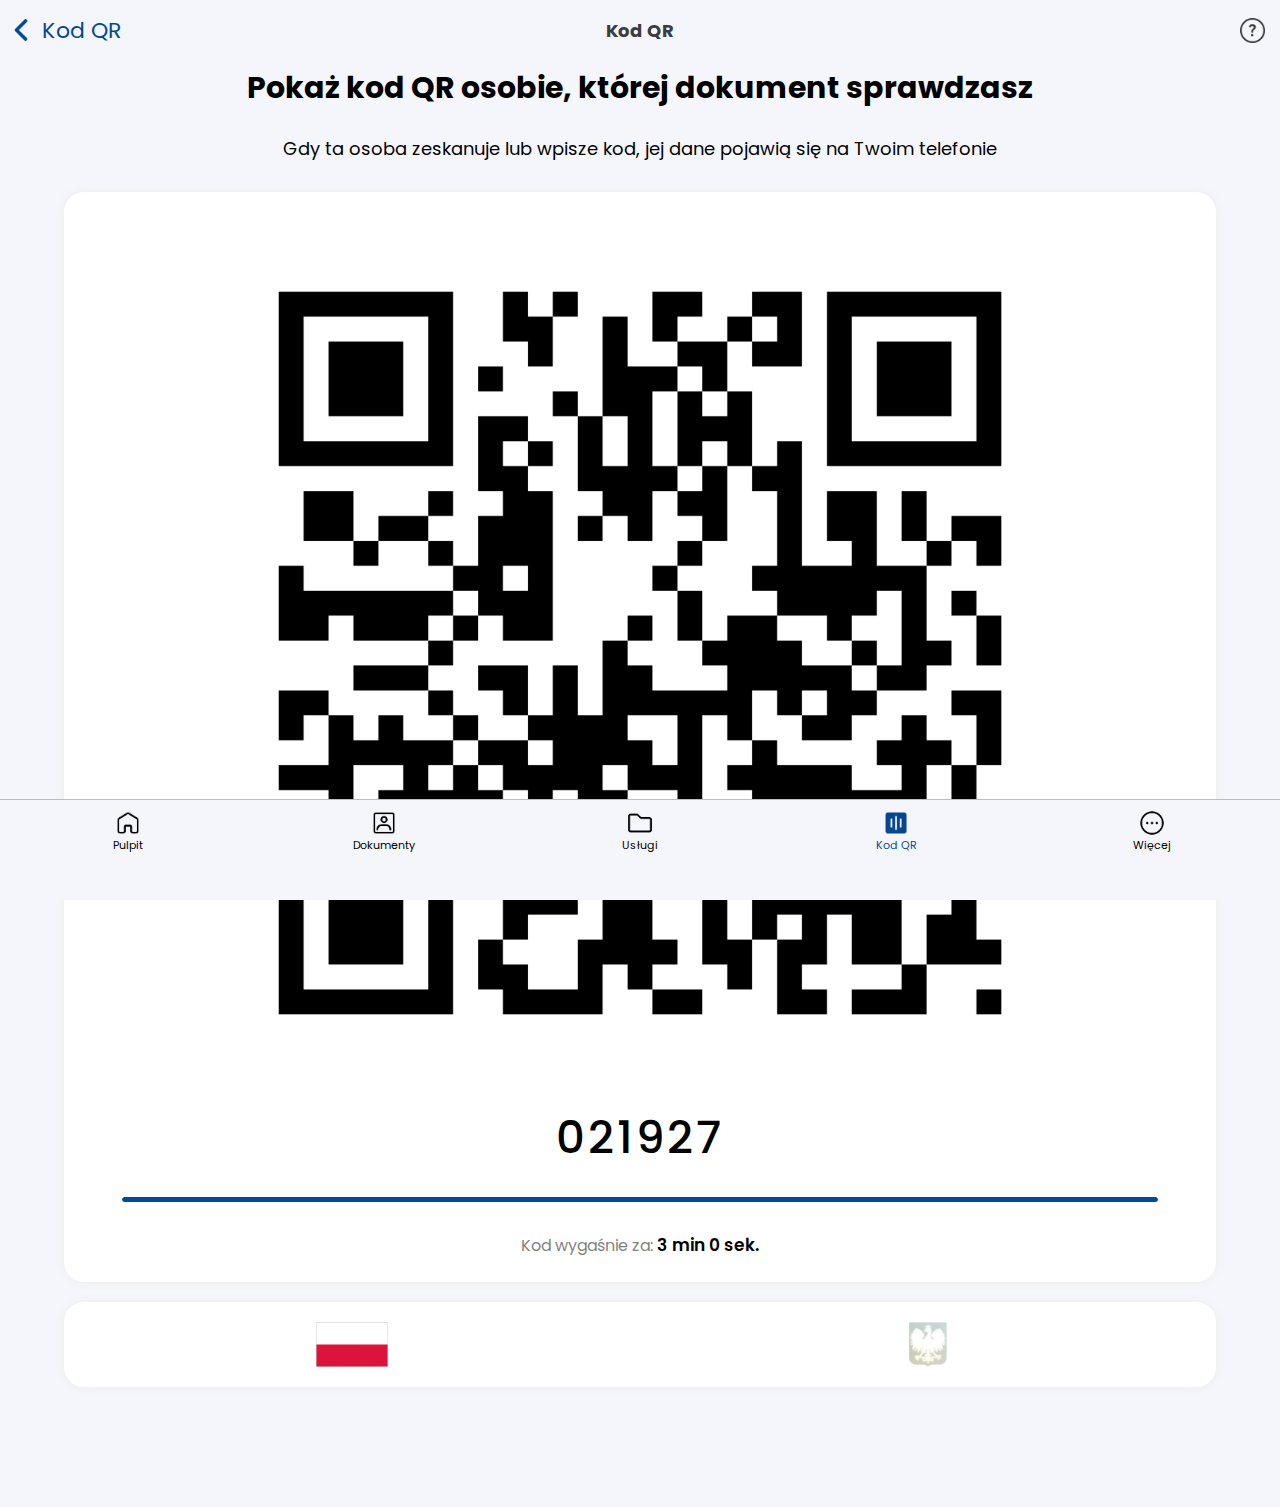
<file: show.html>
<!DOCTYPE html>
<html lang="pl">
<head>
    <title>mObywatel</title>
    <meta charset="UTF-8">
    <meta http-equiv="Cache-Control" content="no-cache, no-store, must-revalidate">
    <meta http-equiv="Pragma" content="no-cache">
    <meta http-equiv="Expires" content="0">
    <link rel="stylesheet" href="assets/show.css">
    <link rel="stylesheet" href="assets/main.css">
    <link rel="icon" type="image/x-icon" href="assets/images/logo.png">
    <link rel="apple-touch-icon" href="assets/images/logo.png">
    <link rel="shortcut icon" href="assets/images/logo.png">
    <meta name="format-detection" content="telephone=no">
    <meta name="viewport" content="width=device-width, initial-scale=0.8, user-scalable=no">
    <meta name="mobile-web-app-capable" content="yes">
</head>

<body>
    <div class="top_grid_fixed">
        <div class="action_grid_fixed">
            <img src="assets/images/back_blue.png" class="back_img_fixed">
            <p onclick="sendTo('qr')" class="back_text_fixed">Kod QR</p>
        </div>
        <p class="title_text_fixed">Kod QR</p>
        <img src="assets/images/help.png" class="help_img_fixed">
    </div>

    <div class="bottom_bar">
        <div class="bottom_bar_grid">
            <div class="bottom_element_grid" send="home">
                <div class="bottom_element_image home"></div>
                <p class="bottom_element_text">Pulpit</p>
            </div>
            <div class="bottom_element_grid" send="documents">
                <div class="bottom_element_image documents"></div>
                <p class="bottom_element_text">Dokumenty</p>
            </div>
            <div class="bottom_element_grid" send="services">
                <div class="bottom_element_image services"></div>
                <p class="bottom_element_text">Usługi</p>
            </div>
            <div class="bottom_element_grid" send="qr">
                <div class="bottom_element_image qr qr_open"></div>
                <p class="bottom_element_text open">Kod QR</p>
            </div>
            <div class="bottom_element_grid" send="more">
                <div class="bottom_element_image more"></div>
                <p class="bottom_element_text">Więcej</p>
            </div>
        </div>
    </div>

    <div class="container">
        <p class="show_title">Pokaż kod QR osobie, której dokument sprawdzasz</p>
        <p class="show_description">Gdy ta osoba zeskanuje lub wpisze kod, jej dane pojawią się na Twoim telefonie</p>
        <div class="frame">
            <img class="qr_image" src="assets/images/qr.png">
            <p class="numbers"></p>
            <div class="loading">
                <div class="loading_bar"></div>
            </div>
            <p class="expire"><span class="expire_light">Kod wygaśnie za: </span><span class="expire_highlight"></span></p>
        </div>
        <div class="frame bottom_frame">
            <img class="frame_image" src="assets/images/flag.png">
            <img class="frame_image" src="assets/images/eagle.png">
        </div>
    </div>

    <script src="assets/bar.js"></script>
    <script src="assets/show.js"></script>
    <script src="assets/manifest.js"></script>
    <script src="assets/cache.js"></script>
</body>
</file>
<file: assets/common.css>
@import url('https://fonts.googleapis.com/css2?family=Poppins:ital,wght@0,100;0,200;0,300;0,400;0,500;0,600;0,700;0,800;0,900;1,100;1,200;1,300;1,400;1,500;1,600;1,700;1,800;1,900&family=Roboto:ital,wght@0,100;0,300;0,400;0,500;0,700;0,900;1,100;1,300;1,400;1,500;1,700;1,900&display=swap');

html{
    scroll-behavior: smooth;
}

:root{
    --error: rgb(190, 34, 34);
    --accent: rgb(114, 114, 114);
    --error-dark: rgb(54, 7, 7);
    --primary: rgb(12, 12, 12);
    --border: 0.5px solid rgb(46, 46, 46);
    --shadow: 0px 0px 4px rgb(12, 12, 12);
}

::-webkit-scrollbar {
    width: 2px;
}

::-webkit-scrollbar-track {
    background-color: rgb(37, 37, 37);
}

::-webkit-scrollbar-thumb {
    background-color: rgb(97, 97, 97);
}

*{
    font-family: "Poppins", sans-serif;
    color: white;
    transition: 200ms;
}

.background_container{
    width: 100%;
    height: 100%;
    position: absolute;
    z-index: -1;
    top: 0;
    overflow: hidden;
}

.background_gradient{
    background-color: var(--primary);
    opacity: 0.5;
    width: 100%;
    height: 750px;
    z-index: 2;
    position: absolute;
    top: 0;
    left: 0;
}

.highlight{
    background: #b53c99;
    background: linear-gradient(90deg,rgba(181, 60, 153, 1) 0%, rgba(224, 31, 102, 1) 100%);
    -webkit-background-clip: text;
    -webkit-text-fill-color: transparent;
}

.background{
    opacity: 0.6;
    z-index: 1;
    margin-top: 0;
    width: 100%;
    height: 770px;
}

.image_button{
    width: max-content;
    position: relative;
    padding-left: 20px;
    padding-right: 20px;
    height: 45px;
    border-radius: 10px;
    border: 2px solid white;
    overflow: hidden;
    cursor: pointer;
    user-select: none;
}

.image_button_grid{
    display: grid;
    height: 100%;
    width: max-content;
    margin-left: auto;
    margin-right: auto;
    grid-template-columns: max-content max-content;
}

.image_button_image{
    display: block;
    width: 25px;
    margin-top: auto;
    margin-bottom: auto;
    margin-right: 10px;
}

.image_button_text{
    width: max-content;
    height: max-content;
    margin-top: auto;
    margin-bottom: auto;
    font-weight: 600;
    font-size: 17px;
}

.image_button:hover{
    background-color: white;
}

.image_button:hover .image_button_image{
    filter: brightness(0);
}

.image_button:hover .image_button_text{
    color: black;
}

.input_holder{
    width: calc(100% - 4px);
    height: 45px;
    position: relative;
    margin-bottom: 40px;
}

.input_placeholder{
    width: max-content;
    position: absolute;
    bottom: 0;
    top: 0;
    left: 0px;
    font-size: 16px;
    font-weight: 600;
    margin-top: auto;
    margin-bottom: auto;
    height: max-content;
    pointer-events: none;
}

.input_error{
    color: var(--error);
    position: absolute;
    top: 45px;
    height: max-content;
    margin-top: 5px;
    margin-bottom: auto;
    font-size: 15px;
    font-weight: 500;
    opacity: 0;
}

.input{
    background-color: transparent;
    outline: none;
    border: none;
    width: 100%;
    height: 45px;
    border-bottom: 2px solid white;
    font-size: 16px;
    font-weight: 600;
}

.input:not(:placeholder-shown) ~ .input_placeholder{
    font-size: 12px;
    left: 1px;
    bottom: 45px;
}

.input:focus ~ .input_placeholder{
    font-size: 12px;
    left: 1px;
    bottom: 45px;
}

.error_shown ~ .input_error{
    opacity: 1;
}

.error_shown{
    border-color: var(--error);
    color: var(--error);
}

.error_shown ~ .input_placeholder{
    color: var(--error);
}

@media only screen and (max-width: 1000px) {
    .image_button{
        height: 45px;
    }
}

footer {
    text-align: center;
    position: fixed;
    bottom: 0;
    width: 100%;
    color: white;
    opacity: 0.09;
}
</file>
<file: assets/generator.css>
body{
    margin: 0;
    background-color: var(--primary);
}

.container{
    width: calc(100% - 180px);
    margin-left: 90px;
    margin-right: auto;
    height: max-content;
    margin-top: 150px;
}

.error{
    color: var(--error);
    position: absolute;
    top: 50px;
    left: 0;
    height: max-content;
    margin-top: 5px;
    margin-bottom: auto;
    font-size: 15px;
    font-weight: 500;
    opacity: 0;
    margin-left: 0 !important;
    margin-top: 10px;
}

.error_shown .error{
    opacity: 1;
}

.error_shown .date_input{
    border-color: var(--error);
}

.error_shown .date_input::placeholder{
    color: var(--error);
}

.action_grid .image_button{
    margin-right: 10px;
}

.image_button{
    box-shadow: var(--shadow);
    border: var(--border);
    background-color: var(--primary);
}

.action_grid{
    display: grid;
    grid-template-rows: 100%;
    height: max-content;
    width: max-content;
    grid-auto-flow: column;
    grid-auto-columns: max-content;
}


.data_pages{
    display: grid;
    width: 100%;
    height: max-content;
    grid-template-columns: repeat(2, 50%);
    grid-template-rows: 100%;
    margin-top: 30px;
    margin-bottom: 50px;
}

.data_title{
    font-weight: 600;
    font-size: 20px;
    color: var(--accent);
    border-bottom: 4px solid var(--accent);
    width: max-content;
    padding-right: 30px;
}

.main{
    margin-left: 0;
    margin-right: auto;
}

.image_button_loading .image_button_grid{
    margin-left: auto;
    margin-right: auto;
}

.image_button_loading:hover{
    background-color: white;
}

.image_button_loading:hover .spinner{
    filter: brightness(0);
}

.image_button_loading .image_button_text{
    visibility: hidden;
}

.image_button_loading .image_button_image{
    visibility: hidden;
}

.spinner{
    position: absolute;
    top: 0;
    left: 0;
    right: 0;
    bottom: 0;
    margin-left: auto;
    margin-right: auto;
    display: none;
    width: 25px;
    height: 25px;
    margin-top: auto;
    margin-bottom: auto;
    border-width: 3px;
    border-style: solid;
    border-radius: 50%;
    border-color: white transparent white transparent;
    animation-iteration-count: infinite;
    animation-duration: 1s;
    animation-name: loading;
}



.image_button_loading .spinner{
    display: block;
}

.additional{
    margin-right: 0;
    margin-left: auto;
}

.additional .input_holder{
    margin-top: 29px;
}

.data{
    width: 95%;
}

.main_info{
    font-weight: 900;
    text-align: left;
    font-size: 20px;
    color: white;
    font-weight: 700;
}

.top_info{
    font-weight: 900;
}

.title{
    font-weight: 900;
    font-size: 30px;
    margin-bottom: 0;
    color: var(--accent);
}

.description{
    margin-top: 0;
    font-weight: 400;
    font-size: 17px;
}

.date_grid{
    height: 40px;
    width: calc(100% - 4px);
    margin-left: 0;
    margin-right: auto;
    display: grid;
    grid-gap: 5%;
    grid-template-columns: repeat(3, calc(100%/3 - 10%/3));
    margin-bottom: 30px;
}

input::-webkit-outer-spin-button,
input::-webkit-inner-spin-button {
  -webkit-appearance: none;
  margin: 0;
}

.selector_box{
    cursor: pointer;
    margin-top: -5px;
    margin-bottom: 30px;
    max-height: 45px;
    border: var(--border);
    box-shadow: var(--shadow);
    width: calc(100% - 4px);
    margin-left: auto;
    margin-right: auto;
    border-radius: 10px;
    position: relative;
    overflow: hidden;
    -webkit-user-select: none;
    -ms-user-select: none;
    user-select: none;
    transition: 200ms;
}

.selected_grid{
    transition: 200ms;
    width: 90%;
    margin-left: auto;
    margin-right: auto;
    margin-top: auto;
    margin-bottom: auto;
    hyphenate-character: 45px;
    display: grid;
    height: 45px;
    grid-template-columns: 70% 30%;
}

.selected_arrow{
    width: 25px;
    margin-top: auto;
    margin-bottom: auto;
    margin-right: 0px;
    margin-left: auto;
    transform: translateY(1000px);
    filter: drop-shadow(0px -1000px white);
    transition: 200ms;
}

.selector_box:hover{
    opacity: 0.5;
}

.option_box{
    display: grid;
    height: max-content;
    width: 90%;
    grid-auto-rows: 45px;
    grid-auto-flow: row;
    margin-left: auto;
    margin-right: auto;
}

.selector_text{
    margin-top: auto;
    margin-bottom: auto;
    margin-left: 0px;
    font-weight: 600;
    height: max-content;
    color: white;
}

.date{
    position: relative;
}

.date .error{
    margin-left: 5%;
    margin-top: 52px;
}

.selector_open{
    max-height: 400px;
}

.selector_open .selected_grid:hover{
    opacity: 0.5;
}

.selector_open .selected_arrow{
    rotate: 180deg;
}

.selector_open:hover{
    opacity: 1;
}

.selector_option{
    height: 45px;
    margin-left: auto;
    margin-right: auto;
    text-align: left;
    width: 100%;
    line-height: 45px;
    color: white;
    font-weight: 600;
    transition: 200ms;
}

.selector_option:hover{
    opacity: 0.5;
}

.date_input{
    height: 100%;
    width: calc(100% - 4px);
    text-align: center;
    border-radius: 10px;
    border: var(--border);
    box-shadow: var(--shadow);
    outline: none;
    font-weight: bold;
    text-align: center;
    font-size: 15px;
    color: white;
    background-color: transparent;
}

.date_input:hover{
    opacity: 0.5;
}

.date_input::placeholder{
    font-weight: bold;
    text-align: center;
    color: white;
}

.go{
    width: 90%;
    box-shadow: var(--shadow);
    height: 50px;
    background-color: white;
    border-radius: 10px;
    margin-left: auto;
    margin-right: auto;
    display: block;
    margin-top: 30px;
    font-size: 20px;
    font-weight: 600;
    cursor: pointer;
    transition: 200ms;
    margin-bottom: 20px;
    text-align: center;
    line-height: 50px;
}

.go:hover{
    opacity: 0.5;
}

.upload_grid{
    height: max-content;
    grid-template-columns: 100%;
    grid-template-rows: max-content max-content;
    width: max-content;
    margin-top: auto;
    margin-bottom: auto;
    margin-left: auto;
    margin-right: auto;
    position: absolute;
    top: 0;
    left: 0;
    right: 0;
    bottom: 0;
}

.upload{
    box-shadow: var(--shadow);
    border: var(--border);
    background-color: var(--primary);
    height: 200px;
    width: calc(100% - 4px);
    margin-left: auto;
    margin-right: auto;
    border-radius: 10px;
    margin-bottom: 50px;
    margin-top: 20px;
    position: relative;
    cursor: pointer;
    margin-top: 20px;
}

.upload_uploading{
    display: none;
}

.upload_uploaded{
    display: none;
}

.upload:hover{
    opacity: 0.5;
}

.upload_text{
    font-size: 17px;
    font-weight: bold;
    height: max-content;
    margin-top: auto;
    margin-bottom: auto;
    color: white;
}

.upload_image{
    width: 100px;
    margin-left: auto;
    margin-right: auto;
    display: block;
    margin-bottom: 10px;
    transform: translateY(-1000px);
    filter: drop-shadow(0px 1000px white);
}

.upload .error{
    top: 190px;
}

.upload_loading .upload_grid{
    display: none;
}

.upload_loading .upload_uploading{
    width: 60px;
    height: 60px;
    border-radius: 50%;
    border: 5px solid;
    border-color: transparent white transparent white;
    display: block;
    position: absolute;
    top: 0;
    left: 0;
    right: 0;
    bottom: 0;
    margin-bottom: auto;
    margin-top: auto;
    margin-left: auto;
    margin-right: auto;
    animation-name: loading;
    animation-iteration-count: infinite;
    animation-duration: 900ms;
}

.upload_uploaded{
    width: auto;
    height: 100%;
    margin-left: auto;
    margin-right: auto;
    top: 0;
    left: 0;
    right: 0;
    position: absolute;
}

.upload_loaded {
    background-color: black;
    border: none;
}

.upload_loaded .upload_image{
    display: none;
}

.upload_loaded .upload_text{
    display: none;
}

.upload_loaded .upload_uploaded{
    display: block;
}

@keyframes loading {
    
    0%{
        rotate: 0deg;
    }

    100%{
        rotate: 360deg;
    }

}

@media only screen and (max-width: 1400px) {
    .action_grid{
        grid-template-columns: 100%;
        grid-auto-flow: row;
        grid-auto-rows: max-content;
        height: max-content;
        width: 100%;
        grid-template-rows: unset;
    }

    .action_grid .image_button{
        margin-bottom: 15px;
    }

    .data_pages{
        grid-template-columns: 100%;
        grid-template-rows: repeat(2, max-content);
        margin-top: 10px;
    }

    .container{
        width: calc(100% - 80px);
        margin-left: 40px;
    }

    .data_pages .data{
        width: 100%;
    }

    .image_button{
        width: 100%;
        height: 40px;
        padding: 0;
    }

    .image_button_grid{
        margin-left: 20px;
        margin-right: auto;
    }
}
</file>
<file: assets/main.css>
@import url('https://fonts.googleapis.com/css2?family=Poppins:ital,wght@0,100;0,200;0,300;0,400;0,500;0,600;0,700;0,800;0,900;1,100;1,200;1,300;1,400;1,500;1,600;1,700;1,800;1,900&family=Roboto:ital,wght@0,100;0,300;0,400;0,500;0,700;0,900;1,100;1,300;1,400;1,500;1,700;1,900&display=swap');

:root{
    --home: url('../assets/images/home.png');
    --home-open: url('../assets/images/home_open.png');
    --documents: url('../assets/images/documents.png');
    --documents-open: url('../assets/images/documents_open.png');
    --services: url('../assets/images/services.png');
    --services-open: url('../assets/images/services_open.png');
    --qr: url('../assets/images/identity.png');
    --qr-open: url('../assets/images/identity_open.png');
    --more: url('../assets/images/other.png');
    --more-open: url('../assets/images/other_open.png');
    --text: #024b97;
    --shadow: 0px 0px 10px rgb(236, 236, 236);
    --width: 90%;
    --background: #f5f6fb;
    --border: 0.1px solid rgb(189, 189, 189);
}

body{
    background-color: var(--background);
    margin: 0;
}

*{
    font-family: "Poppins", sans-serif;
    -webkit-user-select: none;
    -ms-user-select: none;
    user-select: none;
    -webkit-tap-highlight-color: transparent;
}

img{
    pointer-events: none;
}

::-webkit-scrollbar {
    display: none;
}

::-webkit-scrollbar-track {
    display: none;
}

::-webkit-scrollbar-thumb {
    display: none;
}

.container{
    width: var(--width);
    margin-left: auto;
    margin-right: auto;
}

.top_grid_fixed{
    z-index: 2;
    background-color: #f5f6fb;
    position: fixed;
    top: -10px;
    height: 60px;
    left: 0;
    width: 100%;
    display: grid;
    margin-top: 10px;
    grid-template-columns: 25% 50% 25%;
}

.confirm_box{
    position: relative;
    width: 90%;
    margin-left: auto;
    margin-right: auto;
    padding-bottom: 5px;
    border-bottom: 1px solid rgb(228, 228, 228);
}

.box_top{
    font-size: 16px;
    margin-top: 20px;
    margin-bottom: auto;
    height: max-content;
}

.confirm_info{
    box-shadow: var(--shadow);
    width: 100%;
    margin-left: auto;
    margin-right: auto;
    height: max-content;
    background-color: white;
    border-radius: 15px;
    display: grid;
    grid-template-columns: 100%;
    grid-auto-flow: row;
    grid-auto-rows: max-content;
}

.box_value{
    font-size: 22px;
    font-weight: 500;
    margin-top: auto;
    margin-bottom: 10px;
    height: max-content;
}

.bottom_update{
    display: grid;
    grid-template-columns: 50% 50%;
    grid-template-rows: 100%;
    height: 100%;
}

.bottom_holder{
    position: relative;
    width: 100%;
    height: 80px;
    background-color: white;
    box-shadow: var(--shadow);
    border-radius: 20px;
    margin-top: 10px;
    margin-bottom: 10px;
    overflow: hidden;
    transition: 200ms; 
}

.bottom_update_grid{
    margin-left: 20px;
    margin-top: auto;
    margin-bottom: auto;
    display: grid;
    grid-template-columns: 100%;
    grid-template-rows: max-content max-content;
    height: max-content;
}

.bottom_update_text{
    height: max-content;
    margin-top: auto;
    margin-bottom: auto;
    color: #52575f;
    font-size: 16px;
    font-weight: 500;
}

.bottom_update_value{
    height: max-content;
    margin-top: auto;
    margin-bottom: auto;
    color: #1f2125;
    font-weight: 600;
    font-size: 18px;
}

.box_highlight{
    font-size: 28px;
    font-weight: 600;
    margin-top: 0px;
}

.confirm_box .main_button{
    position: absolute;
    right: 10px;
    top: 0;
    bottom: 0;
    margin-top: auto;
    margin-bottom: auto;
    margin-right: 0;
}

.main_page_title{
    margin-left: calc((100% - var(--width))/2);
    font-size: 30px;
    font-weight: bold;
    margin-top: 50px;
    margin-bottom: 0;
}

.action_grid_fixed{
    cursor: pointer;
    margin-left: 10px;
    display: grid;
    grid-template-columns: max-content max-content;
}

.back_img_fixed{
    width: 22px;
    margin-top: auto;
    margin-bottom: auto;
}

.back_text_fixed{
    color: #014A93;
    font-weight: 400;
    font-size: 22px;
    height: max-content;
    margin-top: auto;
    margin-bottom: auto;
    margin-left: 10px;
}

.title_text_fixed{
    font-size: 18px;
    color: #3b3c41;
    text-align: center;
    width: 100%;
    font-weight: bold;
    margin-top: auto;
    margin-bottom: auto;
    height: max-content;
}

.help_img_fixed{
    width: 25px;
    margin-right: 15px;
    margin-left: auto;
    margin-top: auto;
    margin-bottom: auto;
    cursor: pointer;
}

.main_button{
    color: #014a93;
    background-color: #dbeaf9;
    width: max-content;
    padding-left: 12px;
    padding-right: 12px;
    font-size: 16px;
    font-weight: 600;
    height: 35px;
    margin-top: auto;
    margin-bottom: auto;
    margin-left: auto;
    margin-right: 20px;
    border-radius: 20px;
    border: none;
}

.bottom_element_image{
    pointer-events: none;
    width: 28px;
    height: 28px;
    margin-left: auto;
    margin-right: auto;
    margin-top: auto;
    margin-bottom: auto;
    background-position: center;
    background-size: 100%;
}

.home{
    background-image: var(--home);
}

.documents{
    background-image: var(--documents);
}

.services{
    background-image: var(--services);
}

.qr{
    background-image: var(--qr);
}

.more{
    background-image: var(--more);
}

.home_open{
    background-image: var(--home-open);
}

.documents_open{
    background-image: var(--documents-open);
}

.services_open{
    background-image: var(--services-open);
}

.qr_open{
    background-image: var(--qr-open);
}

.more_open{
    background-image: var(--more-open);
}

.bottom_element_grid{
    margin-top: 5px;
    margin-left: auto;
    margin-right: auto;
    grid-template-columns: 100%;
    grid-template-rows: max-content max-content;
    height: max-content;
    width: 100%;
    display: grid;
}

.bottom_element_text{
    margin-top: 0;
    font-size: 11px;
    color: black;
    font-weight: 400;
    text-align: center;
}

.bottom_bar_grid{
    display: grid;
    grid-template-columns: repeat(5, calc(100% / 5));
    height: 100%;
    margin-top: 4px;
    width: 100%;
}

.bottom_bar{
    position: fixed;
    background-color: #f5f6fb;
    border-top: var(--border);
    bottom: 0;
    left: 0;
    width: 100%;
    height: 100px;
    z-index: 1;
}

.open{
    color: var(--text);
}

.search_grid{
    display: grid;
    width: 98%;
    grid-template-columns: 30px calc(100% - 30px);
    background-color: rgb(229, 230, 235);
    padding: 5px;
    border-radius: 10px;
    margin-top: 105px;
}

.search_icon{
    width: 25px;
    margin-left: 5px;
}

.search{
    outline: none;
    border: none;
    background-color: transparent;
    font-weight: 600;
    font-size: 15px;
    margin-left: 5px;
}

.services_list{
    display: grid;
    grid-template-columns: 100%;
    width: 100%;
    height: max-content;
    grid-auto-flow: row;
    grid-auto-rows: max-content;
    background-color: white;
    border-radius: 20px;
    box-shadow: var(--shadow);
}

.service{
    width: 90%;
    margin-left: auto;
    margin-right: auto;
    display: grid;
    grid-template-columns: 5% 80% 15%;
    border-bottom: 0.5px solid rgb(201, 201, 201);
    height: 80px;
}

.service_icon{
    width: 25px;
    margin-top: auto;
    margin-bottom: auto;
    margin-left: 0px;
}

.service_name{
    margin-top: auto;
    margin-bottom: auto;
    width: 100%;
    height: max-content;
    margin-left: 20px;
    font-weight: 500;
}

.arrow{
    width: 25px;
    margin-top: auto;
    margin-bottom: auto;
    margin-right: 0px;
    margin-left: auto;
}

.action_arrow{
    width: 20px;
    margin-right: 20px;
    margin-left: auto;
    margin-top: auto;
    margin-bottom: auto;
}

.action_box{
    margin-top: 30px;
    display: grid;
    grid-template-columns: 50% 50%;
    height: 90px;
    width: 100%;
    background-color: white;
    border-radius: 20px;
    box-shadow: var(--shadow);
}

.top_action_grid{
    display: grid;
    grid-auto-flow: column;
    grid-auto-columns: max-content;
    height: max-content;
    width: max-content;
    margin-top: 10px;
    margin-right: 10px;
    margin-left: auto;
    margin-bottom: -40px;
}

.top_action_button{
    color: var(--text);
    height: 30px;
    margin-left: 10px;
    margin-top: auto;
    margin-bottom: auto;
    line-height: 30px;
    font-size: 18px;
}

.action_box_text{
    margin-top: auto;
    margin-bottom: auto;
    text-align: left;
    height: max-content;
    width: max-content;
    margin-left: 10%;
    font-weight: 500;
    font-size: 22px;
}

.action_box_connected{
    width: 100%;
    background-color: white;
    border-radius: 20px;
    box-shadow: var(--shadow);
    margin-top: 30px;
}

.action_box_connected .action_box{
    box-shadow: none;
    margin-top: 0;
    margin-bottom: 0;
    width: 90%;
    margin-left: auto;
    margin-right: auto;
    border-radius: 0;
}

.action_box_connected .action_box_text{
    margin-left: 0;
}

.action_box_connected .action_arrow{
    margin-right: 0;
}
</file>
<file: assets/card.css>
body{
    margin: 0;
}

body .bottom_bar{
    z-index: 1;
}

.under_grid{
    width: max-content;
    height: max-content;
    margin-left: auto;
    margin-right: auto;
    display: grid;
    grid-template-rows: 100%;
    grid-auto-flow: column;
    grid-auto-columns: max-content;
    margin-top: 40px;
    margin-bottom: 15px;
}

.under_image_circle{
    background-color: white;
    width: max-content;
    height: max-content;
    padding: 15px;
    height: 30px;
    width: 30px;
    border-radius: 50%;
    box-shadow: var(--shadow);
    margin-left: auto;
    margin-right: auto;
    margin-top: auto;
    margin-bottom: auto;
    position: relative;
}

.under_container{
    width: calc(100% + (100% - var(--width)));
    margin-left: calc((100% - var(--width)) / -2);
}

.under_image{
    width: 23px;
    margin-left: auto;
    margin-right: auto;
    margin-top: auto;
    margin-bottom: auto;
    display: block;
    position: absolute;
    top: 0;
    bottom: 0;
    left: 0;
    right: 0;
}

.under_text{
    width: 100px;
    text-align: center;
    margin-top: 10px;
    opacity: 0.8;
    font-weight: 400;
    font-size: 16px;
}

.under_icon{
    width: max-content;
    height: max-content;
    display: grid;
    grid-template-columns: 100%;
    grid-template-rows: repeat(2, max-content);
    margin-left: 7px;
    margin-right: 7px;
}

.back_img{
    width: 17px;
    margin-top: auto;
    margin-bottom: auto;
}

.eagle_text{
    font-size: 14px;
    font-weight: 200;
    margin-top: 0px;
    margin-bottom: auto;
    height: max-content;
    line-height: 17px;
    margin-left: 1px;
    color: gray;
}

.action_grid{
    cursor: pointer;
    margin-left: 10px;
    display: grid;
    grid-template-columns: max-content max-content;
}

.title_text{
    font-size: 18px;
    color: #3b3c41;
    text-align: center;
    width: 100%;
    font-weight: bold;
    margin-top: auto;
    margin-bottom: auto;
    height: max-content;
}

.id_data_grid{
    position: absolute;
    top: 18px;
    left: 50%;
    display: grid;
    grid-template-columns: 100%;
    grid-auto-flow: row;
    grid-auto-rows: 70px;
}

.data_value{
    color: #52575f;
    height: max-content;
    margin-top: auto;
    margin-bottom: auto;
    font-size: 15px;
}

.data_holder{
    width: 100%;
    height: max-content;
    display: grid;
    grid-template-columns: 100%;
    grid-template-rows: max-content max-content;
}

.flag_video{
    position: absolute;
    top: 50.5%;
    left: 7.5%;
    width: 18.9%;
}

.eagle_text{
    position: absolute;
    top: 68.1%;
    left: 18%;
    width: 20%;
}

.eagle_video{
    position: absolute;
    top: 66.1%;
    left: 7.7%;
    width: 8.8%;
}

.data_title{
    font-weight: 600;
    font-size: 18px;
    height: max-content;
    margin-top: auto;
    margin-bottom: auto;
}

.id_image_data{
    position: relative;
}

.id_image{
    z-index: -1;
    width: 100%;
    margin-left: auto;
    margin-right: auto;
    display: block;
    z-index: -1;
    pointer-events: none;
    box-shadow: var(--shadow);
    clip-path: inset(-10px -10px 0px -10px);
    border-radius: 15px 15px 0px 0px;
}

.other_grid{
    margin-top: 10px;
    display: grid;
    grid-auto-flow: row;
    grid-auto-rows: max-content;
    width: 100%;
    margin-left: auto;
    margin-right: auto;
}

.bottom_text{
    font-size: 18px;
    font-weight: bold;
    margin-top: auto;
    margin-bottom: auto;
    margin-left: 17px;
}

.bottom_grid{
    position: relative;
    display: grid;
    grid-template-columns: max-content max-content max-content;
    height: 100%;
    width: max-content;
    margin-top: auto;
    margin-bottom: auto;
    margin-left: 20px;
    margin-right: auto;
}

.bottom_image{
    pointer-events: none;
    width: 32px;
    margin-top: auto;
    margin-bottom: auto;
}

.inset{
    box-shadow: inset 0px 0px 20px white;
    background-color: transparent;
    position: absolute;
    top: 5%;
    left: 7.5%;
    width: 35%;
    border-radius: 15px;
    height: 40%;
    z-index: 1;
    background-position: center;
    background-size: 100%;
    background-repeat: no-repeat;
}

.id_own_image{
    pointer-events: none;
    filter: grayscale(1);
    box-shadow: 0px 0px 5px white;
    position: absolute;
    top: 5%;
    left: 7.5%;
    width: 35%;
    border-radius: 15px;
    height: 40%;
    background-color: white;
    background-position: center;
    background-size: 100%;
    background-repeat: no-repeat;
    z-index: 0;
}

.action_arrow{
    position: absolute;
    top: 0;
    bottom: 0;
    right: 20px;
    width: 20px;
    order: 100;
    margin-top: auto;
    margin-bottom: auto;
    transition: 200ms;
}

.id_bottom{
    box-shadow: var(--shadow);
    border-radius: 0px 0px 20px 20px;
    background-color: white;
    height: 80px;
    z-index: 1;
    width: 100%;
    margin-left: auto;
    margin-right: auto;
}

.back_text{
    color: #014A93;
    font-weight: 500;
    font-size: 18px;
    height: max-content;
    margin-top: auto;
    margin-bottom: auto;
}

.help_img{
    width: 30px;
    margin-right: 10px;
    margin-left: auto;
    margin-top: auto;
    margin-bottom: auto;
    cursor: pointer;
}

.top_grid{
    z-index: 1;
    background-color: #f5f6fb;
    position: fixed;
    top: -10px;
    height: 60px;
    left: 0;
    width: 100%;
    display: grid;
    margin-top: 10px;
    grid-template-columns: repeat(3, calc(100% / 3));
}

.time_text{
    margin-top: 60px;
    margin-bottom: 20px;
    color: #666b72;
    margin-left: auto;
    margin-right: auto;
    text-align: center;
}

.info_holder .bottom_grid{
    height: 90px;
}

.info_holder{
    height: unset;
    transition: 200ms;
    max-height: 90px;
}

.additional_holder{
    height: max-content;
    display: grid;
    grid-template-columns: 100%;
    grid-auto-rows: max-content;
    grid-auto-flow: row;
}

.info_holder .action_arrow{
    rotate: 90deg;
    top: 35px;
    bottom: auto;
}

.unfolded{
    height: unset;
    max-height: 800px;
}

.unfolded .action_arrow{
    rotate: 270deg;
}

.additional_title{
    font-size: 15px;
    margin-top: auto;
    margin-bottom: auto;
    height: max-content;
}

.additional_subtitle{
    font-size: 17px;
    font-weight: 500;
    margin-top: 3px;
    margin-bottom: 17px;
    height: max-content;
}

.additional_grid{
    display: grid;
    width: 90%;
    margin-left: auto;
    margin-right: auto;
    border-bottom: 0.1px solid rgb(146, 146, 146);
    margin-top: 5px;
    margin-bottom: 10px;
}

.confirm{
    position: fixed;
    top: 0;
    left: 0;
    width: 100%;
    height: 100%;
    z-index: 2;
    width: 0%;
}

.opacity{
    background-color: black;
    opacity: 0;
    width: 100%;
    height: 100%;
    transition: 400ms;
}

.page{
    transition: 400ms;
    height: 90%;
    position: fixed;
    bottom: 0;
    bottom: -2000px;
    left: 0;
    width: 100%;
    background-color: white;
    border-radius: 30px 30px 0 0;
}

.confirm_close{
    width: 90%;
    margin-left: auto;
    margin-right: auto;
    border: 1px solid var(--text);
    border-radius: 25px;
    height: 50px;
    line-height: 50px;
    text-align: center;
    color: var(--text);
    font-weight: 400;
}

.confirm_title{
    width: max-content;
    margin-left: auto;
    margin-right: auto;
    height: max-content;
    font-size: 17px;
    font-weight: bold;
    margin-top: 50px;
    margin-bottom: 40px;
}

.card{
    background-size: 100%;
    width: 90%;
    background-repeat: no-repeat;
    background-position: center;
    height: 220px;
    border-radius: 20px;
    margin-left: auto;
    margin-right: auto;
    position: relative;
    margin-bottom: 20px;
}

.card_inner{
    width: 85%;
    height: 80%;
    position: absolute;
    top: 0;
    bottom: 0;
    left: 0;
    right: 0;
    margin-top: auto;
    margin-bottom: auto;
    margin-left: auto;
    margin-right: auto;
}

.confirm_name{
    width: max-content;
    font-size: 25px;
    font-weight: bold;
    margin-top: auto;
    margin-bottom: auto;
    height: max-content;
}

.confirm_description{
    font-size: 13px;
    font-weight: 400;
    line-height: 16px;
}

.confirm_button{
    background-color: var(--text);
    border-radius: 25px;
    height: 50px;
    width: 100%;
    text-align: center;
    line-height: 50px;
    color: white;
    font-size: 18px;
    font-weight: 600;
}

.page_other .confirm_title{
    margin-left: 0;
    margin-right: auto;
    margin-top: 30px;
    margin-left: 30px;
    margin-bottom: 10px;
}

.confirm_back{
    text-align: center;
    color: var(--text);
}

.page_open{
    width: 100%;
}

.page_open .opacity{
    opacity: 0.5;
}

.page_1_open .page_1{
    bottom: 0;
}

.page_2_open .page_2{
    bottom: 0;
}

.page_3_open .page_3{
    bottom: 0;
}
</file>
<file: assets/document.css>
.container .confirm_info{
    width: 100%;
    margin-top: 80px;
}

.action_image{
    width: 30px;
    margin-top: auto;
    margin-bottom: auto;
}

.action_box_connected{
    margin-top: 10px;
}

.action_box_text{
    width: 140%;
    font-size: 20px;
}

.bottom_holder{
    margin-bottom: 0px !important;
}

.action_box{
    grid-template-columns: 12% 38% 50%;
    box-shadow: none;
    margin-top: 10px;
}

.box_image_grid{
    display: grid;
    height: max-content;
    width: max-content;
    margin-left: 0;
    margin-right: auto;
    grid-template-columns: max-content max-content;
    margin-bottom: 10px;
}

.box_image_grid .box_value{
    margin-top: auto;
    margin-bottom: auto;
    height: max-content;
}

.box_image{
    width: 18px;
    margin-top: auto;
    margin-bottom: auto;
    margin-right: 8px;
}
</file>
<file: assets/documents.css>
.title{
    font-weight: 600;
    margin-top: auto;
    margin-bottom: auto;
    height: max-content;
}

.card{
    width: 100%;
    height: 100px;
    background-color: white;
    border-radius: 10px;
    box-shadow: var(--shadow);
    margin-top: 10px;
    display: grid;
    grid-template-columns: 15% 30% 55%;
    margin-bottom: 20px;
}

.human{
    margin-top: auto;
    margin-bottom: auto;
    margin-left: 20px;
    width: 35px;
    margin-right: auto;
}

.arrow{
    margin-left: auto;
    width: 25px;
    margin-top: auto;
    margin-bottom: auto;
    margin-right: 15px !important;
}

.other{
    border-radius: 10px;
    box-shadow: var(--shadow);
    background-color: white;
    width: 100%;
    height: 150px;
    margin-top: 10px;
    display: grid;
    grid-template-columns: 100%;
    grid-template-rows: max-content max-content;
}

.other_title{
    margin-top: 30px;
    font-size: 17px;
    height: max-content;
    width: 100%;
    font-weight: 700;
    text-align: center;
}

.other_subtitle{
    margin-top: 0px;
    margin-bottom: 0px;
    text-align: center;
    opacity: 0.5;
    font-weight: 400;
    font-size: 15px;
    width: 250px;
    margin-left: auto;
    margin-right: auto;
}
</file>
<file: assets/flow.css>
.top_slide_bar{
    position: absolute;
    top: 0;
    left: 0;
    width: 100%;
    transition: 100ms;
}

.top_slide_bar_open{
    position: fixed;
    height: 50px;
    background-color: var(--background);
    border-bottom: var(--border);
    animation-duration: 100ms;
    animation-fill-mode: forwards;
    animation-name: flow;
}

@keyframes flow {
    0%{
        top: -50px;
    }
    100%{
        top: 0;
    }
}

.top_slide_bar_open .main_page_title{
    margin-top: auto;
    margin-bottom: auto;
    text-align: center;
    font-weight: 500;
    height: max-content;
    font-size: 18px;
    position: absolute;
    width: max-content;
    margin-left: auto;
    margin-right: auto;
    top: 0;
    bottom: 0;
    left: 0;
    right: 0;
}

.top_slide_bar_open .top_action_button{
    line-height: unset;
}
</file>
<file: assets/home.css>
.top_grid{
    display: grid;
    grid-template-columns: 50% 50%;
    width: 100%;
    margin-top: 15px;
}

.top_image{
    width: 35px;
}

.right{
    margin-right: 0;
    margin-left: auto;
}

.card_grid{
    width: 100%;
    display: grid;
    grid-template-columns: 50% 25% 25%;
}

.card_grid .main_button{
    margin-right: 0;
}

.title{
    font-size: 20px;
    font-weight: 500;
}

.card{
    box-shadow: var(--shadow);
    display: grid;
    position: relative;
    overflow: hidden;
    border-radius: 15px;
    height: 230px;
    width: 370px;
    background-color: white;
}

.background{
    width: 100%;
    height: 100%;
}

.id_bottom{
    position: absolute;
    width: 100%;
    background-color: white;
    height: 60px;
    bottom: 0;
    left: 0;
    display: grid;
    grid-template-columns: 50% 50%;
}

.name{
    margin-left: 20px;
    height: max-content;
    margin-top: auto;
    margin-bottom: auto;
    font-size: 16px;
    font-weight: 600;
}

.human{
    position: absolute;
    top: 28px;
    left: 28px;
    width: 35px;
}

.arrow{
    margin-top: auto;
    margin-bottom: auto;
    margin-right: 15px !important;
    margin-left: auto;
    width: 20px !important;
}

.card_below_grid{
    display: grid;
    grid-template-columns: 50% 50%;
    width: 100%;
    height: max-content;
}

.card_below_grid .main_button{
    margin-right: 0;
}

.services_grid{
    display: grid;
    width: 110%;
    margin-left: -5%;
    height: max-content;
    grid-template-columns: repeat(3, calc(100% / 3));
    grid-template-rows: max-content max-content;
}

.service_box{
    width: max-content;
    height: max-content;
    margin-left: auto;
    margin-right: auto;
    margin-top: 0px;
    margin-bottom: auto;
}

.service_box_icon{
    box-shadow: var(--shadow);
    width: 50px;
    background-color: white;
    border-radius: 25px;
    padding: 20px;
    margin-left: auto;
    margin-right: auto;
    display: block;
    margin-top: 10px;
}

.service_box_name{
    margin-top: 5px;
    text-align: center;
    font-size: 16px;
    width: 70%;
    margin-left: auto;
    margin-right: auto;
    opacity: 0.5;
}
</file>
<file: assets/app/id.css>
.login_title{
    font-weight: 700;
    font-size: 23px;
    margin-top: 45px;
    text-align: center;
    color: white;
}

.info_box{
    position: absolute;
    top: 0;
    bottom: 0;
    border: 1px solid var(--gray);
    left: 0;
    right: 0;
    margin-top: auto;
    margin-bottom: auto;
    margin-left: auto;
    margin-right: auto;
    background-color: var(--secondary);
    width: calc(90% - 40px);
    height: max-content;
    z-index: 1;
    padding: 20px;
    border-radius: 20px;
}

.info_description{
    color: white;
}

.info_title{
    margin-top: auto;
    margin-bottom: auto;
    width: max-content;
    color: white;
    font-weight: 600;
    font-size: 20px;
}

.info_join{
    background-color: var(--text);
    border-radius: 20px;
    height: 45px;
    width: 100%;
    line-height: 45px;
    color: black;
    font-weight: 500;
    font-size: 20px;
    text-align: center;
}

.info_close{
    background-color: transparent;
    border: 2px solid var(--text);
    border-radius: 20px;
    height: 45px;
    width: 100%;
    line-height: 45px;
    color: var(--text);
    font-weight: 500;
    font-size: 20px;
    text-align: center;
}

.password_box{
    width: 100%;
    margin-top: 20px;
    padding-bottom: 10px;
    height: 165px;
    background-color: var(--secondary);
    margin-left: auto;
    margin-right: auto;
    position: relative;
    border-radius: 15px;
}

.password_grid{
    display: grid;
    grid-template-columns: 100%;
    grid-auto-flow: row;
    grid-auto-rows: max-content;
    height: max-content;
    width: 92%;
    margin-left: auto;
    margin-right: auto;
    margin-top: auto;
    margin-bottom: auto;
}

.password_text{
    width: 100%;
    text-align: left;
    font-size: 17px;
    opacity: 0.7;
    margin-top: 20px;
    color: white;
    margin-bottom: 2px;
}

.input_holder{
    position: relative;
}

.eye{
    background-image: url('images/eye.png');
    position: absolute;
    top: 0;
    bottom: 0;
    margin-top: auto;
    margin-bottom: auto;
    right: 20px;
    width: 25px;
    height: 25px;
    background-size: 100%;
    background-repeat: no-repeat;
    background-position: center;
}

.eye_close{
    background-image: url('images/eye_closed.png');
}

.password_input{
    width: 100%;
    height: 65px;
    border-radius: 4px;
    background-color: transparent;
    outline: none;
    border: 2px solid var(--gray);
    padding: 15px;
    font-size: 15px;
}

.password_input:focus{
    border: 2px solid var(--text);
    caret-color: var(--text);
    display: block;
}

.forgot_password{
    color: var(--text);
    font-size: 17px;
    margin-bottom: 15px;
    margin-top: 17px;
    margin-right: auto;
    margin-left: 2px;
    font-weight: 500;
}

.bottom{
    display: grid;
    grid-template-columns: 100%;
    width: var(--width);
    margin-left: auto;
    margin-right: auto;
    left: 0;
    right: 0;
    grid-template-rows: max-content max-content;
    position: absolute;
    bottom: 20px;
    margin-bottom: 10px;
    margin-top: auto;
}

.login{
    color: black;
    line-height: 60px;
    text-align: center;
    font-weight: 600;
    font-size: 24px;
    width: 100%;
    background-color: var(--text);
    height: 60px;
    border-radius: 40px;
    margin-bottom: 25px;
}

.data{
    height: max-content;
    width: 95%;
    margin-left: auto;
    margin-right: auto;
    display: grid;
    grid-template-columns: 80px 100px calc(100% - 180px);
    grid-template-rows: max-content;
}

.logo_text{
    margin-top: auto;
    margin-bottom: auto;
    height: max-content;
    margin-left: 15px;
    font-weight: 600;
    font-size: 27px;
    color: white;
}

.welcome{
    font-weight: 600;
    font-size: 38px;
    margin-top: auto;
    margin-bottom: auto;
    height: max-content;
    margin-top: 25px;
    color: white;
}

.background{
    position: fixed;
    top: 0;
    left: 0;
    width: 100%;
    height: 100%;
    z-index: -1;
    background-image: url('images/login.png');
    background-size: 105%;
    background-position: center;
}

.login_text{
    color: white;
    margin-top: auto;
    margin-bottom: auto;
    height: max-content;
    opacity: 0.8;
    font-size: 22px;
}

.top_grid{
    margin-top: 60px;
    display: grid;
    grid-template-columns: max-content max-content;
    grid-template-rows: 100%;
    height: max-content;
    width: 97%;
    margin-left: auto;
    margin-right: auto;
}

.top_text{
    display: grid;
    grid-template-columns: 100%;
    width: 97%;
    height: max-content;
    margin-left: auto;
    margin-right: auto;
    grid-template-rows: max-content max-content;
    margin-bottom: 5px;
}

.logo{
    width: 55px;
}

.logo_other{
    height: 38px;
    margin-left: 0px;
    margin-top: auto;
    margin-bottom: auto;
}

.version{
    margin-right: 0px;
    opacity: 0.5;
    color: white;
    font-size: 14px;
    height: max-content;
    margin-top: auto;
    margin-bottom: auto;
    width: max-content;
    margin-left: auto;
}
</file>
<file: assets/app/main.css>
@import url('https://fonts.googleapis.com/css2?family=Poppins:ital,wght@0,100;0,200;0,300;0,400;0,500;0,600;0,700;0,800;0,900;1,100;1,200;1,300;1,400;1,500;1,600;1,700;1,800;1,900&family=Roboto:ital,wght@0,100;0,300;0,400;0,500;0,700;0,900;1,100;1,300;1,400;1,500;1,700;1,900&display=swap');

:root{
    --home: url('../app/images/home.png');
    --home-open: url('../app/images/home_open.png');
    --documents: url('../app/images/documents.png');
    --documents-open: url('../app/images/documents_open.png');
    --services: url('../app/images/services.png');
    --services-open: url('../app/images/services_open.png');
    --qr: url('../app/images/identity.png');
    --qr-open: url('../app/images/identity_open.png');
    --more: url('../app/images/other.png');
    --more-open: url('../app/images/other_open.png');
    --text: #4ba4fe;
    --secondary: #1f2227;
    --gray: #67707b;
    --shadow: 0px 0px 10px rgb(236, 236, 236);
    --width: 90%;
    --background: #101317;
    --border: 0.1px solid rgb(189, 189, 189);
    --gray-border: rgb(51, 51, 51);
}

body{
    background-color: var(--background);
    margin: 0;
}

*{
    font-family: "Poppins", sans-serif;
    -webkit-user-select: none;
    -ms-user-select: none;
    user-select: none;
    -webkit-tap-highlight-color: transparent;
}

img{
    pointer-events: none;
}

::-webkit-scrollbar {
    display: none;
}

::-webkit-scrollbar-track {
    display: none;
}

::-webkit-scrollbar-thumb {
    display: none;
}

.container{
    width: var(--width);
    margin-left: auto;
    margin-right: auto;
}

.top_grid_fixed{
    z-index: 2;
    background-color: var(--background);
    position: fixed;
    top: -10px;
    height: 60px;
    left: 0;
    width: 100%;
    display: grid;
    margin-top: 10px;
    grid-template-columns: 25% 50% 25%;
}

.confirm_box{
    position: relative;
    width: 90%;
    margin-left: auto;
    margin-right: auto;
    padding-bottom: 5px;
    border-bottom: 1px solid var(--gray-border);
}

.box_top{
    color: white;
    font-size: 15px;
    margin-top: 20px;
    margin-bottom: auto;
    height: max-content;
}

.confirm_info{
    width: 100%;
    margin-left: auto;
    margin-right: auto;
    height: max-content;
    background-color: var(--secondary);
    border-radius: 15px;
    display: grid;
    grid-template-columns: 100%;
    grid-auto-flow: row;
    grid-auto-rows: max-content;
}

.box_description{
    margin-top: -12px;
    margin-bottom: 10px;
    font-size: 16px;
    width: 70%;
    color: white;
}

.box_value{
    margin-bottom: 10px;
    color: white;
    font-size: 23px;
    font-weight: 500;
    margin-top: auto;
    height: max-content;
}

.bottom_update{
    display: grid;
    grid-template-columns: 50% 50%;
    grid-template-rows: 100%;
    height: 100%;
}

.bottom_holder{
    position: relative;
    width: 100%;
    height: 80px;
    background-color: var(--secondary);
    border-radius: 20px;
    margin-top: 10px;
    margin-bottom: 10px;
    overflow: hidden;
    transition: 200ms; 
}

.bottom_update_grid{
    margin-left: 20px;
    margin-top: auto;
    margin-bottom: auto;
    display: grid;
    grid-template-columns: 100%;
    grid-template-rows: max-content max-content;
    height: max-content;
}

.bottom_update_text{
    height: max-content;
    margin-top: auto;
    margin-bottom: auto;
    color: white;
    font-size: 18px;
    font-weight: 400;
}

.bottom_update_value{
    height: max-content;
    margin-top: auto;
    margin-bottom: auto;
    color: white;
    font-weight: 500;
    font-size: 23px;
}

.box_highlight{
    font-size: 31px;
    font-weight: 600;
    margin-top: 0px;
}

.main_title{
    color: white;
    font-weight: 600;
    font-size: 40px;
    margin-top: 18px;
    margin-bottom: auto;
}

.page_top{
    display: grid;
    grid-template-columns: repeat(2, 50%);
    margin-top: 20px;
}

.main_page_bell{
    width: 28px;
    margin-top: auto;
    margin-bottom: auto;
    margin-left: auto;
    margin-right: 0;
}

.main_page_logo{
    width: 40px;
}

.confirm_box .main_button{
    position: absolute;
    right: 10px;
    top: 0;
    bottom: 0;
    margin-top: auto;
    margin-bottom: auto;
    margin-right: 0;
}

.main_page_title{
    font-size: 45px;
    font-weight: 500;
    margin-top: 50px;
    margin-bottom: 0;
    color: white;
}

.action_grid_fixed{
    cursor: pointer;
    margin-left: 10px;
    display: grid;
    grid-template-columns: max-content max-content;
}

.back_img_fixed{
    width: 15px;
    margin-top: auto;
    margin-bottom: auto;
}

.back_text_fixed{
    color: var(--text);
    font-weight: 400;
    font-size: 22px;
    height: max-content;
    margin-top: auto;
    margin-bottom: auto;
    margin-left: 10px;
}

.title_text_fixed{
    font-size: 20px;
    color: white;
    text-align: center;
    width: 100%;
    font-weight: 500;
    margin-top: auto;
    margin-bottom: auto;
    height: max-content;
}

.help_img_fixed{
    width: 20px;
    margin-right: 15px;
    margin-left: auto;
    margin-top: auto;
    margin-bottom: auto;
    cursor: pointer;
}

.main_button{
    color: var(--text);
    width: max-content;
    font-size: 19px;
    font-weight: 500;
    height: 40px;
    line-height: 40px;
    margin-top: auto;
    margin-bottom: auto;
    margin-left: auto;
    margin-left: 20px;
}

.main_button_filled{
    border: none;
    color: var(--text);
    background-color: #0a284d;
    width: max-content;
    padding-left: 20px;
    padding-right: 20px;
    font-size: 16px;
    font-weight: 500;
    height: 35px;
    margin-top: auto;
    margin-bottom: auto;
    border-radius: 20px;
    position: absolute;
    top: 0;
    bottom: 0;
    right: 0px;
}

.bottom_element_image{
    pointer-events: none;
    width: 28px;
    background-position: center;
    background-size: 90%;
    background-repeat: no-repeat;
    height: 28px;
    margin-left: auto;
    margin-right: auto;
    margin-top: auto;
    margin-bottom: auto;
}

.home{
    background-image: var(--home);
}

.documents{
    background-image: var(--documents);
}

.services{
    background-image: var(--services);
}

.qr{
    background-image: var(--qr);
}

.more{
    background-image: var(--more);
}

.home_open{
    background-image: var(--home-open);
}

.documents_open{
    background-image: var(--documents-open);
}

.services_open{
    background-image: var(--services-open);
}

.qr_open{
    background-image: var(--qr-open);
}

.more_open{
    background-image: var(--more-open);
}

.bottom_element_grid{
    margin-top: 3px;
    margin-left: auto;
    margin-right: auto;
    grid-template-columns: 100%;
    grid-template-rows: max-content max-content;
    height: max-content;
    width: 100%;
    display: grid;
}

.bottom_element_text{
    margin-top: 0;
    font-size: 13px;
    color: white;
    font-weight: 500;
    margin-top: 3px;
    text-align: center;
}

.bottom_bar_grid{
    display: grid;
    grid-template-columns: repeat(4, calc(100% / 4));
    height: 100%;
    margin-top: 8px;
    width: 100%;
}

.bottom_bar{
    position: fixed;
    background-color: var(--secondary);
    border-top: var(--gray);
    bottom: 0;
    left: 0;
    width: 100%;
    height: 110px;
    z-index: 1;
}

.open{
    color: var(--text);
}

.search_grid{
    display: grid;
    width: calc(100% - 6px);
    grid-template-columns: 30px calc(100% - 30px);
    background-color: rgb(229, 230, 235);
    padding: 3px;
    border-radius: 10px;
    margin-top: 120px;
}

.search_icon{
    width: 35px;
    margin-left: 5px;
}

.search{
    outline: none;
    border: none;
    background-color: transparent;
    font-weight: 600;
    font-size: 20px;
    height: max-content;
    margin-top: auto;
    margin-bottom: auto;
    margin-left: 5px;
}

.services_list{
    display: grid;
    grid-template-columns: 100%;
    width: 100%;
    height: max-content;
    grid-auto-flow: row;
    grid-auto-rows: max-content;
    background-color: var(--secondary);
    border-radius: 15px;
    margin-bottom: 40px;
    margin-top: 15px;
}

.service{
    width: 90%;
    margin-left: auto;
    margin-right: auto;
    display: grid;
    grid-template-columns: 8% 77% 15%;
    border-bottom: 0.5px solid var(--gray-border);
    height: max-content;
}

.service_icon{
    width: 30px;
    margin-top: auto;
    margin-bottom: auto;
    margin-left: 0px;
    margin-top: 30px;
    margin-bottom: 30px;
}

.service_name{
    margin-top: auto;
    margin-bottom: auto;
    width: 100%;
    height: max-content;
    color: white;
    margin-left: 20px;
    font-weight: 500;
    font-size: 22px;
}

.arrow{
    width: 20px;
    margin-top: auto;
    margin-bottom: auto;
    margin-right: 0px;
    margin-left: auto;
}

.action_arrow{
    width: 20px;
    margin-right: 20px;
    margin-left: auto;
    margin-top: auto;
    margin-bottom: auto;
}

.action_box{
    position: relative;
    margin-top: 30px;
    display: grid;
    grid-template-columns: 50% 50%;
    height: 90px;
    width: 100%;
    background-color: var(--secondary);
    border-radius: 20px;
}

.top_action_grid{
    display: grid;
    grid-auto-flow: column;
    grid-auto-columns: max-content;
    height: max-content;
    width: max-content;
    margin-top: 10px;
    margin-right: 10px;
    margin-left: auto;
    margin-bottom: -40px;
}

.top_action_button{
    color: var(--text);
    height: 30px;
    margin-left: 30px;
    margin-top: auto;
    margin-bottom: auto;
    line-height: 30px;
    font-size: 20px;
}

.action_box_text{
    color: white;
    margin-top: auto;
    margin-bottom: auto;
    text-align: left;
    height: max-content;
    width: max-content;
    margin-left: 10%;
    font-weight: 500;
    font-size: 22px;
}

.action_box_connected{
    width: 100%;
    background-color: var(--secondary);
    border-radius: 20px;
    margin-top: 30px;
}

.action_box_connected .action_box{
    box-shadow: none;
    margin-top: 0;
    margin-bottom: 0;
    width: 90%;
    margin-left: auto;
    margin-right: auto;
    border-radius: 0;
}

.action_box_connected .action_box_text{
    margin-left: 0;
}

.action_box_connected .action_arrow{
    margin-right: 0;
}


.frame_qr{
    background-color: var(--secondary);
    width: 100%;
    height: 90px;
    border-radius: 20px;
    display: grid;
    grid-template-columns: max-content max-content;
    margin-bottom: 30px;
}

.pearson{
    width: 30px;
    margin-top: auto;
    margin-bottom: auto;
    display: block;
    margin-left: 15px;
}

.description{
    margin-left: 20px;
    font-size: 20px;
    height: max-content;
    margin-top: auto;
    margin-bottom: auto;
    font-weight: 500;
}

.frame_double{
    height: max-content;
    grid-template-columns: 100%;
    grid-template-rows: max-content max-content;
}

.top{
    color: white;
    font-size: 17px;
    font-weight: 400;
    margin-left: 15px;
    margin-bottom: 2px;
    margin-top: 15px;
    height: max-content;
}

.bottom_qr{
    color: white;
    font-size: 22px;
    width: 90%;
    font-weight: 500;
    margin-left: 15px;
    margin-top: auto;
    margin-bottom: 15px;
    height: max-content;
}

.last{
    margin-bottom: 220px;
}

.list{
    margin-top: auto;
    margin-bottom: 15px;
}

.list li{
    font-weight: 500;
    font-size: 20px;
    width: 75%;
    color: white;
}

.list li::marker{
    font-size: 15px;
    margin-top: auto;
    margin-bottom: auto;
    height: max-content;
}

.share{
    position: fixed;
    bottom: 110px;
    width: 100%;
    left: 0;
    height: 80px;
    background-color: var(--background);
    overflow: auto;
}

.share_button{
    width: 90%;
    height: 50px;
    position: absolute;
    top: 0;
    left: 0;
    right: 0;
    bottom: 0;
    background-color: var(--text);
    margin-left: auto;
    margin-right: auto;
    margin-top: auto;
    margin-bottom: auto;
    line-height: 50px;
    text-align: center;
    font-weight: 600;
    font-size: 18px;
    color: black;
    display: block;
    border-radius: 40px;
}
</file>
<file: assets/id.css>
.login_title{
    font-weight: 700;
    font-size: 23px;
    margin-top: 45px;
    text-align: center;
}

.password_box{
    width: 100%;
    margin-top: 20px;
    height: 165px;
    background-color: white;
    margin-left: auto;
    margin-right: auto;
    position: relative;
    border-radius: 15px;
    box-shadow: var(--shadow);
}

.password_grid{
    display: grid;
    grid-template-columns: 100%;
    grid-auto-flow: row;
    grid-auto-rows: max-content;
    height: max-content;
    width: 92%;
    margin-left: auto;
    margin-right: auto;
    margin-top: auto;
    margin-bottom: auto;
}

.password_text{
    width: 100%;
    text-align: left;
    font-size: 15px;
    opacity: 0.7;
    margin-top: 20px;
    margin-bottom: 2px;
}

.input_holder{
    position: relative;
}

.eye{
    background-image: url('../assets/images/eye.png');
    position: absolute;
    top: 0;
    bottom: 0;
    margin-top: auto;
    margin-bottom: auto;
    right: 20px;
    width: 25px;
    height: 25px;
    background-size: 100%;
    background-repeat: no-repeat;
    background-position: center;
}

.eye_close{
    background-image: url('../assets/images/eye_closed.png');
}

.password_input{
    width: 100%;
    height: 65px;
    border-radius: 4px;
    outline: none;
    border: 1px solid rgb(61, 61, 61);
    padding: 15px;
    font-size: 15px;
}

.password_input:focus{
    border: 2px solid var(--text);
    caret-color: var(--text);
    display: block;
}

.forgot_password{
    color: var(--text);
    font-size: 15px;
    margin-top: 17px;
    margin-right: auto;
    margin-left: 2px;
    font-weight: 500;
}

.bottom{
    display: grid;
    grid-template-columns: 100%;
    width: var(--width);
    margin-left: auto;
    margin-right: auto;
    left: 0;
    right: 0;
    grid-template-rows: max-content max-content;
    position: absolute;
    bottom: 20px;
    margin-bottom: 10px;
    margin-top: auto;
}

.login{
    color: white;
    line-height: 60px;
    text-align: center;
    font-weight: 500;
    font-size: 22px;
    width: 100%;
    background-color: rgb(2, 74, 148);
    height: 60px;
    border-radius: 40px;
    margin-bottom: 25px;
}

.data{
    height: max-content;
    width: 95%;
    margin-left: auto;
    margin-right: auto;
    display: grid;
    grid-template-columns: 80px 100px calc(100% - 180px);
    grid-template-rows: max-content;
}

.logo_text{
    margin-top: auto;
    margin-bottom: auto;
    height: max-content;
    margin-left: 10px;
    font-weight: 600;
    font-size: 30px;
}

.welcome{
    font-weight: 700;
    font-size: 38px;
    margin-top: auto;
    margin-bottom: auto;
    height: max-content;
    margin-top: 25px;
}

.background{
    position: fixed;
    top: 0;
    left: 0;
    width: 100%;
    height: 100%;
    z-index: -1;
    background-image: url('../assets/images/login.png');
    background-size: 105%;
    background-position: center;
}

.login_text{
    margin-top: auto;
    margin-bottom: auto;
    height: max-content;
    opacity: 0.8;
    font-size: 22px;
}

.top_grid{
    margin-top: 60px;
    display: grid;
    grid-template-columns: max-content max-content;
    grid-template-rows: 100%;
    height: max-content;
    width: 97%;
    margin-left: auto;
    margin-right: auto;
}

.top_text{
    display: grid;
    grid-template-columns: 100%;
    width: 97%;
    height: max-content;
    margin-left: auto;
    margin-right: auto;
    grid-template-rows: max-content max-content;
    margin-bottom: 5px;
}

.logo{
    width: 55px;
}

.logo_other{
    height: 38px;
    margin-left: 0px;
    margin-top: auto;
    margin-bottom: auto;
}

.version{
    margin-right: 0px;
    opacity: 0.5;
    font-size: 11px;
    height: max-content;
    margin-top: auto;
    margin-bottom: auto;
    width: max-content;
    margin-left: auto;
}
</file>
<file: assets/shortcuts.css>
.container{
    margin-top: 80px;
}

.action_box_connected{
    box-shadow: none;
}

.action_image{
    width: 30px;
    margin-top: auto;
    margin-bottom: auto;
}

.action_box{
    grid-template-columns: 12% 38% 50%;
    box-shadow: none;
    margin-top: 25px;
}

.delete_action{
    width: 100%;
    height: 90px;
    border-radius: 20px;
    background-color: white;
}

.delete_action .action_box{
    width: 90%;
    margin-left: auto;
    margin-right: auto;
}

.delete_action .action_box_text{
    margin-left: 0;
    color: #ce2c20;
}
</file>
<file: assets/show.css>
.show_title{
    width: 100%;
    margin-left: auto;
    margin-right: auto;
    color: black;
    margin-top: 70px;
    text-align: center;
    font-size: 30px;
    line-height: 35px;
    font-weight: bold;
}

.show_description{
    width: 100%;
    margin-left: auto;
    margin-right: auto;
    font-weight: 400;
    font-size: 18px;
    text-align: center;
}

.frame{
    margin-top: 30px;
    width: 100%;
    margin-left: auto;
    margin-right: auto;
    border-radius: 20px;
    height: max-content;
    background-color: white;
    margin-bottom: 0px;
    box-shadow: var(--shadow);
}

.qr_image{
    margin-left: auto;
    margin-right: auto;
    width: 80%;
    display: block;
}

.numbers{
    width: max-content;
    margin-left: auto;
    margin-right: auto;
    font-size: 45px;
    font-weight: 500;
    letter-spacing: 3px;
    margin-top: -10px;
}

.loading{
    margin-top: -20px;
    width: 90%;
    margin-left: auto;
    margin-right: auto;
    background-color: var(--background);
    height: 5px;
    border-radius: 10px;
    overflow: hidden;
    position: relative;
}

.loading_bar{
    position: absolute;
    left: 0;
    top: 0;
    height: 100%;
    background-color: var(--text);
    border-radius: 10px;
}

.expire{
    margin-top: 30px;
    text-align: center;
    height: 50px;
    font-size: 16px;
}

.expire_highlight{
    font-weight: 600;
    font-size: 17px;
}

.expire_light{
    opacity: 0.5;
}

.bottom_frame{
    margin-top: 20px;
    margin-bottom: 120px;
    display: grid;
    grid-template-columns: 50% 50%;
}

.frame_image{
    height: 45px;
    margin-top: 20px;
    margin-bottom: 20px;
    margin-left: auto;
    margin-right: auto;
    display: block;
}
</file>
